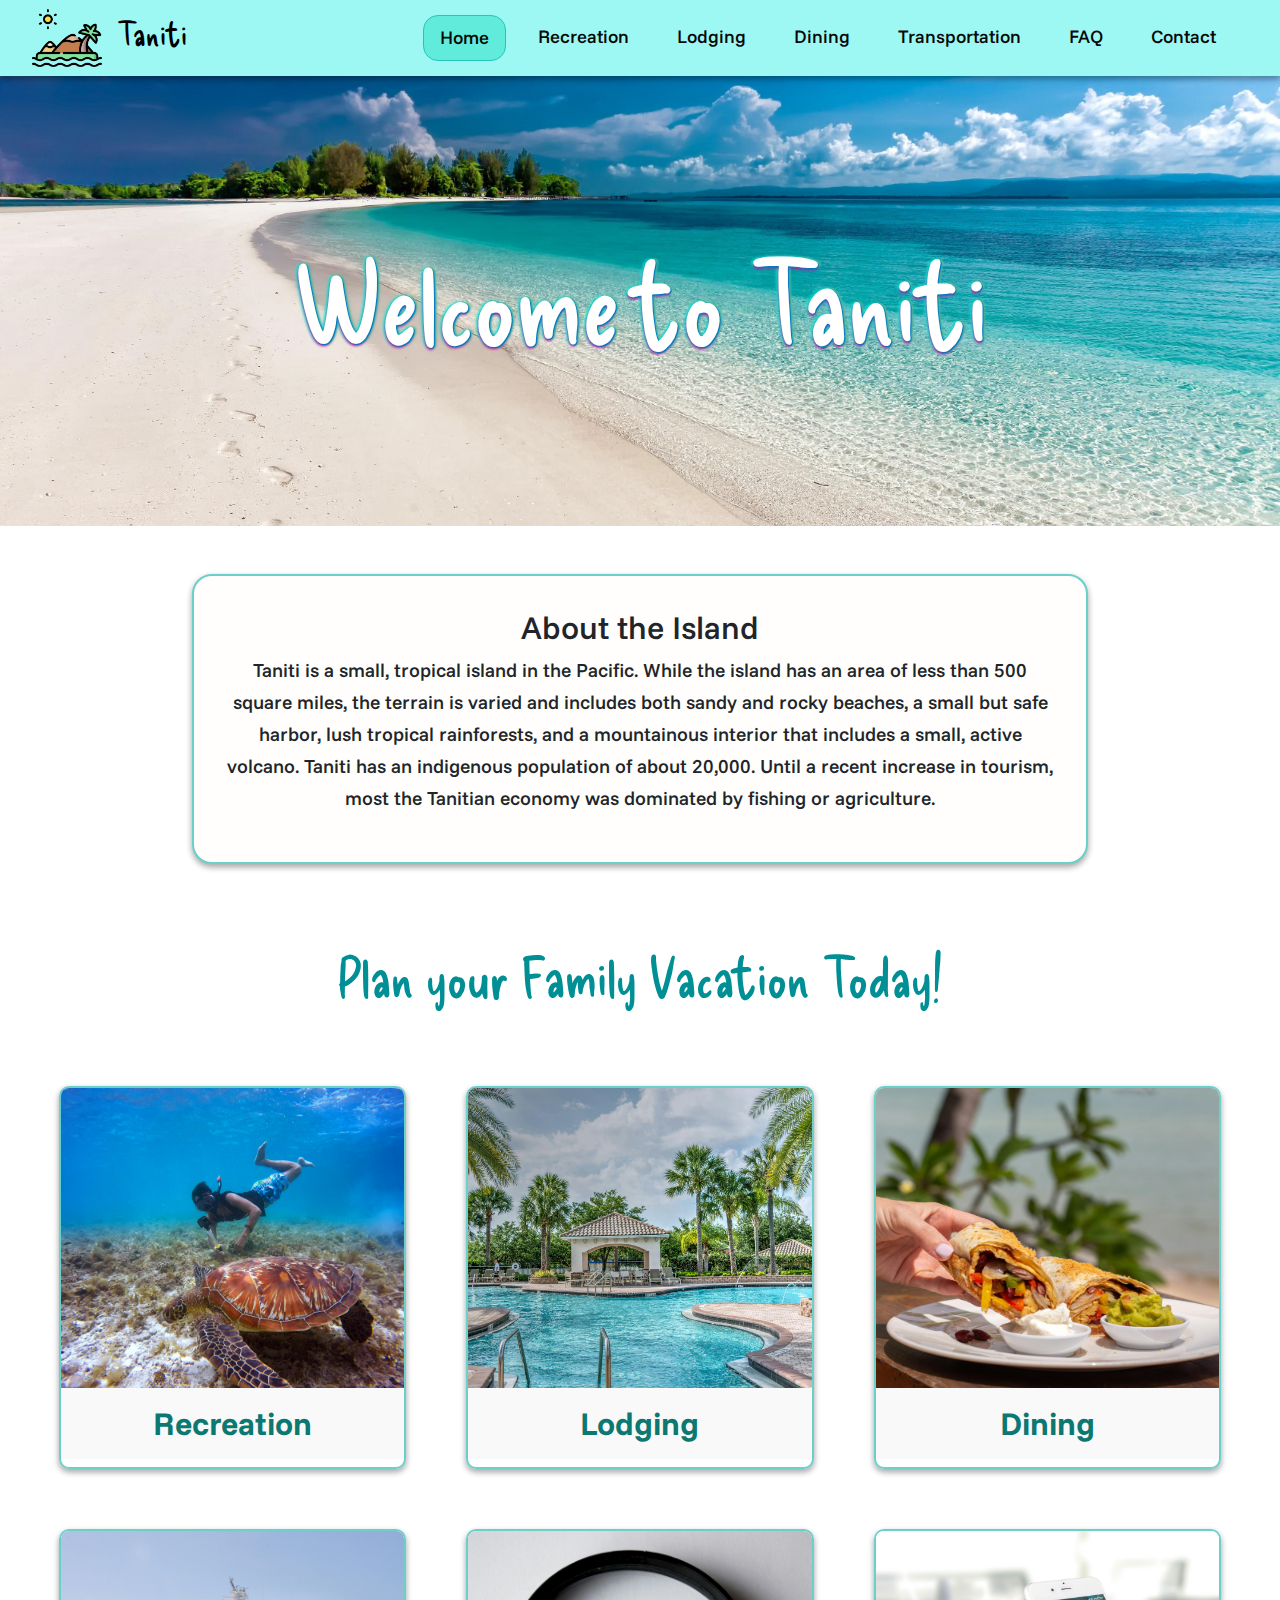
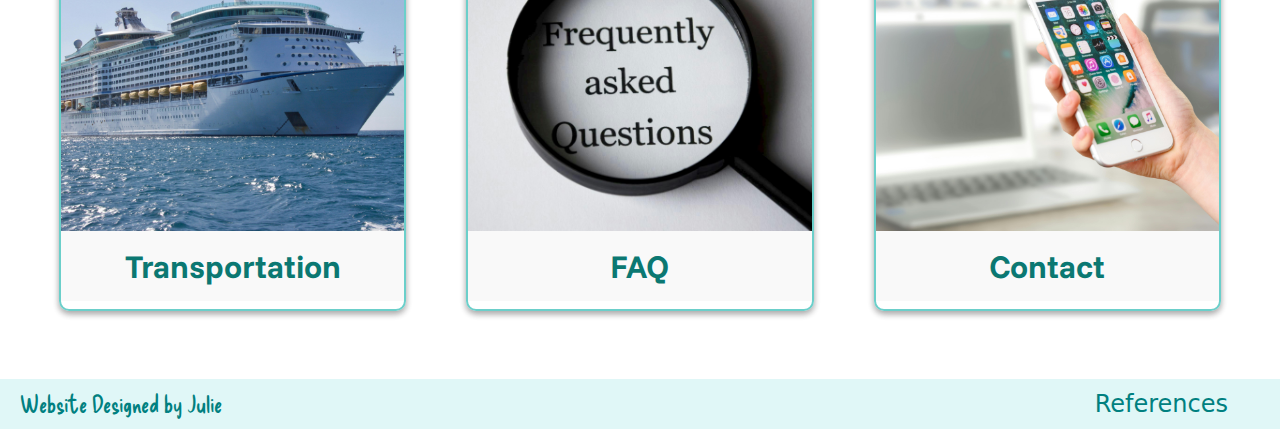
<file: index.html>
<!doctype html>
<html lang="en">
  <head>
    <meta charset="utf-8">
    <meta name="viewport" content="width=device-width, initial-scale=1">
    <link rel="stylesheet" href="styles.css">
    <title>Taniti</title>
    <link href="https://cdn.jsdelivr.net/npm/bootstrap@5.3.3/dist/css/bootstrap.min.css" rel="stylesheet" integrity="sha384-QWTKZyjpPEjISv5WaRU9OFeRpok6YctnYmDr5pNlyT2bRjXh0JMhjY6hW+ALEwIH" crossorigin="anonymous">
    <link rel="preconnect" href="https://fonts.googleapis.com">
<link rel="preconnect" href="https://fonts.gstatic.com" crossorigin>
<link href="https://fonts.googleapis.com/css2?family=Delicious+Handrawn&family=Emilys+Candy&family=Henny+Penny&family=Roboto:ital,wght@0,100;0,300;0,400;0,500;0,700;0,900;1,100;1,300;1,400;1,500;1,700;1,900&family=Rye&display=swap" rel="stylesheet">
<link rel="preconnect" href="https://fonts.googleapis.com">
<link rel="preconnect" href="https://fonts.gstatic.com" crossorigin>
<link href="https://fonts.googleapis.com/css2?family=Delicious+Handrawn&family=Emilys+Candy&family=Funnel+Sans:ital,wght@0,300..800;1,300..800&family=Henny+Penny&family=Roboto:ital,wght@0,100;0,300;0,400;0,500;0,700;0,900;1,100;1,300;1,400;1,500;1,700;1,900&family=Rye&display=swap" rel="stylesheet">
  </head>
  <body>
    <nav id="outer-nav" class="navbar navbar-expand-lg bg-body-tertiary" >
        <div id="main-nav"  class="container-fluid">
            <a id="nav-logo" class="navbar-brand" href="index.html">
                <img src="img/island-heart.png" alt="Palm Tree" class="nav-logo-img">
                <!-- Logo Attribute: <a href="https://www.flaticon.com/free-icons/island" title="island icons">Island icons created by Freepik - Flaticon</a> -->
                Taniti
            </a>
            
          <button class="navbar-toggler" type="button" data-bs-toggle="collapse" data-bs-target="#navbarNavAltMarkup" aria-controls="navbarNavAltMarkup" aria-expanded="false" aria-label="Toggle navigation">
            <span class="navbar-toggler-icon"></span>
          </button>
          <div class="collapse navbar-collapse" id="navbarNavAltMarkup">
            <div id="nav-bar-link" class="navbar-nav ms-auto">
                
              <a class="nav-link active" aria-current="page" href="#" id="active-page">Home</a>
              <a class="nav-link" href="recreation.html">Recreation</a>
              <a class="nav-link" href="lodging.html">Lodging</a>
              <a class="nav-link" href="dining.html">Dining</a>
              <a class="nav-link" href="transportation.html">Transportation</a>
              <a class="nav-link" href="faq.html">FAQ</a>
              <a class="nav-link" href="contact.html">Contact</a>
              <a class="nav-link disabled" aria-disabled="true"></a>
            </div>
          </div>
        </div>
      </nav>
    
        <header class="background-image">
          <div class="background-credits">Photo by Kanenori</div>
            <h1>Welcome to Taniti</h1>
          
        </header>
        <main>
        <section class="about-section">
          <h2>About the Island</h2>
          <p> Taniti is a small, tropical island in the Pacific. While the island has an area of less than 500 square miles, the terrain is varied and includes both sandy and rocky beaches, a small but safe harbor, lush tropical rainforests, and a mountainous interior that includes a small, active volcano. Taniti has an indigenous population of about 20,000. Until a recent increase in tourism, most the Tanitian economy was dominated by fishing or agriculture.</p>
          </section>
          <section class="link-section">
            <h1>Plan your Family Vacation Today!</h1>
            <div class="link-grid">
                <div class="link-box">
                    <a href="recreation.html">
                        <div class="image-container">
                            <img src="img/snorkle.jpg" alt="person snorkeling with turtle">
                            <div class="credits">Photo by John Cahil</div>
                        </div>
                        <div class="title-box">
                            <h3>Recreation</h3>
                        </div>
                    </a>
                </div>
                <div class="link-box">
                    <a href="lodging.html">
                        <div class="image-container">
                            <img src="img/hotel.jpg" alt="hotel swimming pool">
                            <div class="credits">Photo by Pixabay</div>
                        </div>
                        <div class="title-box">
                            <h3>Lodging</h3>
                        </div>
                    </a>
                </div>
                <div class="link-box">
                    <a href="dining.html">
                        <div class="image-container">
                            <img src="img/food.jpg" alt="burrito">
                            <div class="credits">Photo by Augustinus Martinus Noppé</div>
                        </div>
                        <div class="title-box">
                            <h3>Dining</h3>
                        </div>
                    </a>
                </div>
                <div class="link-box">
                    <a href="transportation.html">
                        <div class="image-container">
                            <img src="img/boat.jpg" alt="cruise ship">
                            <div class="credits">Photo by Matthew Barra</div>
                        </div>
                        <div class="title-box">
                            <h3>Transportation</h3>
                        </div>
                    </a>
                </div>
                <div class="link-box">
                    <a href="faq.html">
                        <div class="image-container">
                            <img src="img/magnify.jpg" alt="frequently asked questions magnifying glass">
                            <div class="credits">Photo by Pixabay</div>
                        </div>
                        <div class="title-box">
                            <h3>FAQ</h3>
                        </div>
                    </a>
                </div>
                <div class="link-box">
                    <a href="contact.html">
                        <div class="image-container">
                            <img src="img/contact.jpg" alt="cellphone">
                            <div class="credits">Photo by AS Photography</div>
                        </div>
                        <div class="title-box">
                            <h3>Contact</h3>
                        </div>
                    </a>
                </div>
            </div>
        </section>
        
          
    </main>
    <footer>
      <h3>Website Designed by Julie</h3>
      <a href="references.html">References</a>
    </footer>
   
    <script src="https://cdn.jsdelivr.net/npm/bootstrap@5.3.3/dist/js/bootstrap.bundle.min.js" integrity="sha384-YvpcrYf0tY3lHB60NNkmXc5s9fDVZLESaAA55NDzOxhy9GkcIdslK1eN7N6jIeHz" crossorigin="anonymous"></script>
  </body>
</html>
</file>
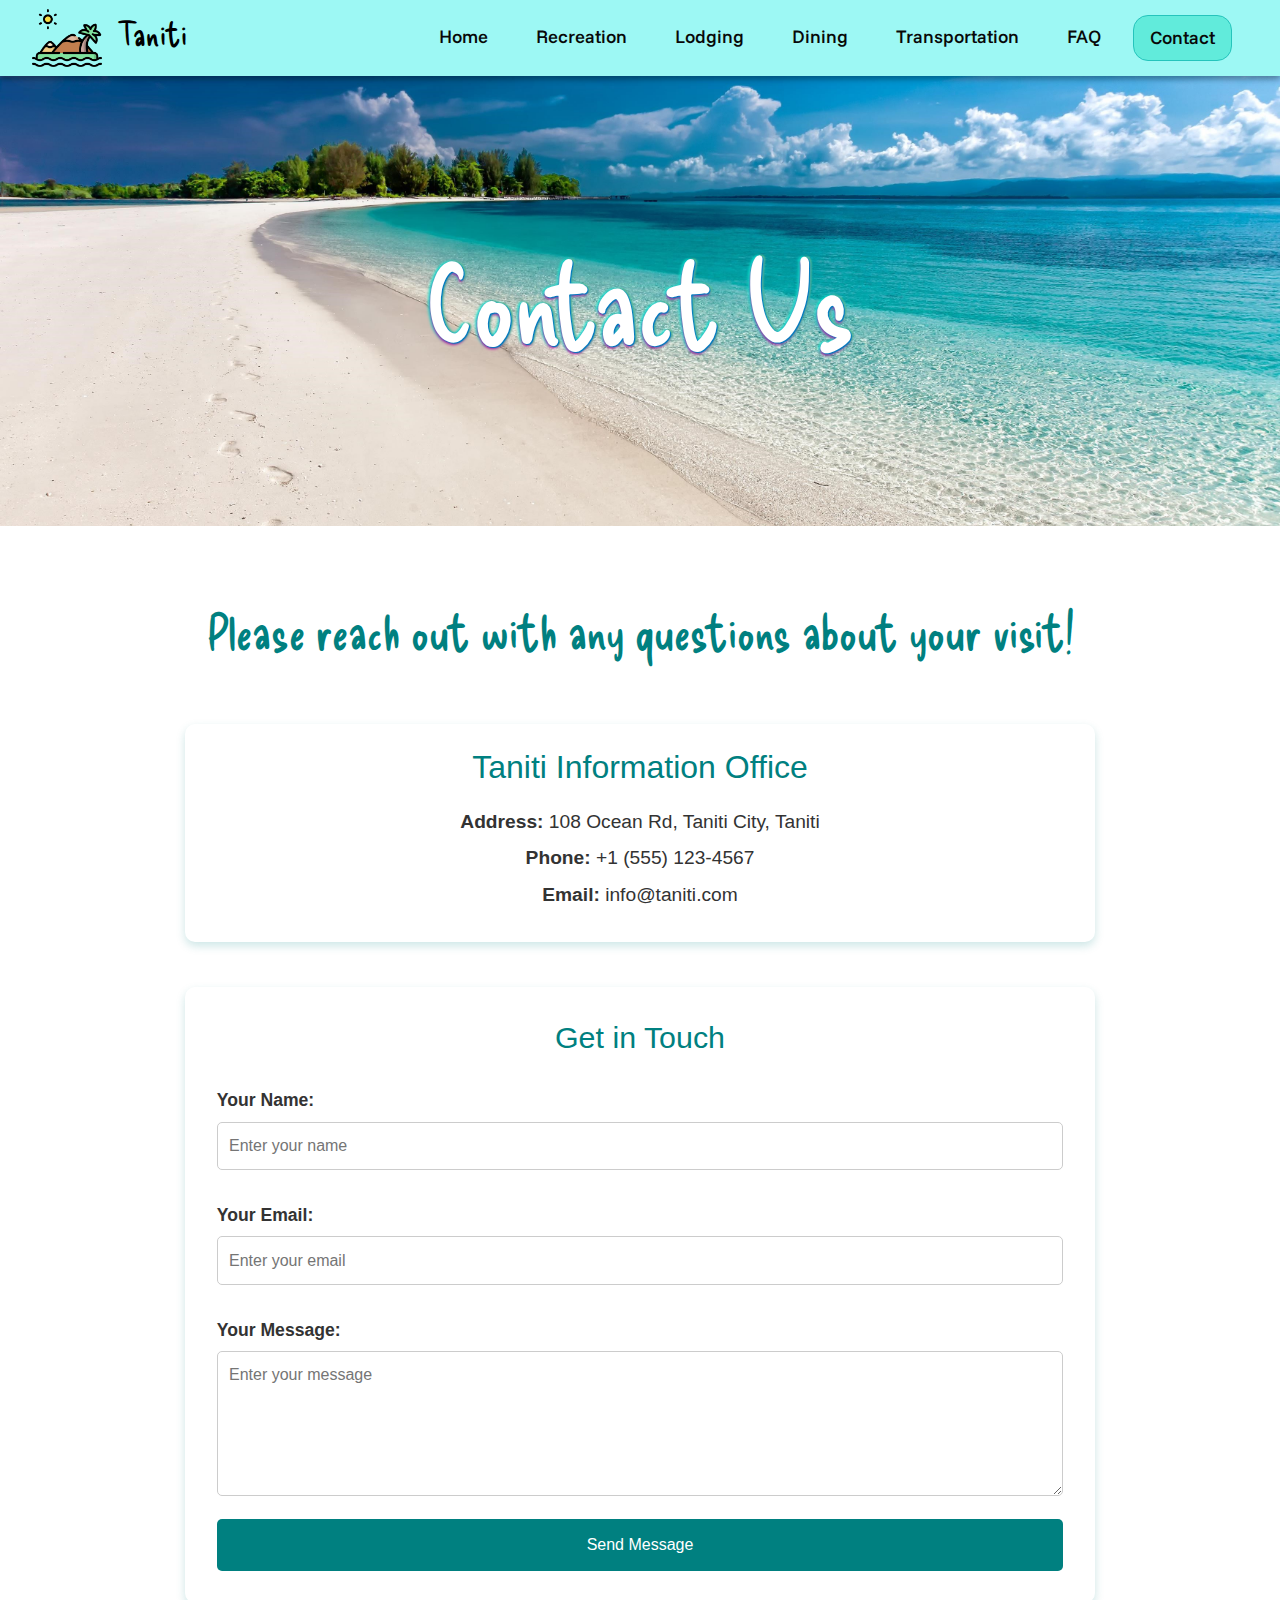
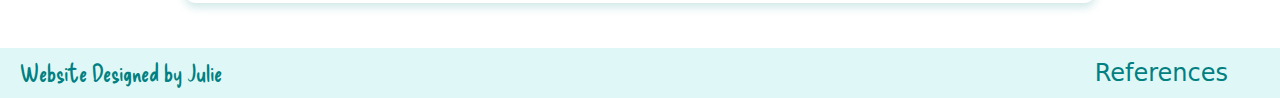
<file: contact.html>
<!doctype html>
<html lang="en">
  <head>
    <meta charset="utf-8">
    <meta name="viewport" content="width=device-width, initial-scale=1">
    <link rel="stylesheet" href="styles.css">
    <title>Bootstrap demo</title>
    <link href="https://cdn.jsdelivr.net/npm/bootstrap@5.3.3/dist/css/bootstrap.min.css" rel="stylesheet" integrity="sha384-QWTKZyjpPEjISv5WaRU9OFeRpok6YctnYmDr5pNlyT2bRjXh0JMhjY6hW+ALEwIH" crossorigin="anonymous">
    <link rel="preconnect" href="https://fonts.googleapis.com">
<link rel="preconnect" href="https://fonts.gstatic.com" crossorigin>
<link href="https://fonts.googleapis.com/css2?family=Delicious+Handrawn&family=Emilys+Candy&family=Henny+Penny&family=Roboto:ital,wght@0,100;0,300;0,400;0,500;0,700;0,900;1,100;1,300;1,400;1,500;1,700;1,900&family=Rye&display=swap" rel="stylesheet">
<link rel="preconnect" href="https://fonts.googleapis.com">
<link rel="preconnect" href="https://fonts.gstatic.com" crossorigin>
<link href="https://fonts.googleapis.com/css2?family=Delicious+Handrawn&family=Emilys+Candy&family=Funnel+Sans:ital,wght@0,300..800;1,300..800&family=Henny+Penny&family=Roboto:ital,wght@0,100;0,300;0,400;0,500;0,700;0,900;1,100;1,300;1,400;1,500;1,700;1,900&family=Rye&display=swap" rel="stylesheet">
  </head>
  <body>
    <nav id="outer-nav" class="navbar navbar-expand-lg bg-body-tertiary" >
        <div id="main-nav"  class="container-fluid">
            <a id="nav-logo" class="navbar-brand" href="index.html">
                <img src="img/island-heart.png" alt="Palm Tree" class="nav-logo-img">
                <!-- Logo Attribute: <a href="https://www.flaticon.com/free-icons/island" title="island icons">Island icons created by Freepik - Flaticon</a> -->
                Taniti
            </a>
            
          <button class="navbar-toggler" type="button" data-bs-toggle="collapse" data-bs-target="#navbarNavAltMarkup" aria-controls="navbarNavAltMarkup" aria-expanded="false" aria-label="Toggle navigation">
            <span class="navbar-toggler-icon"></span>
          </button>
          <div class="collapse navbar-collapse" id="navbarNavAltMarkup">
            <div id="nav-bar-link" class="navbar-nav ms-auto">
                
              <a class="nav-link" href="index.html">Home</a>
              <a class="nav-link" href="recreation.html">Recreation</a>
              <a class="nav-link" href="lodging.html">Lodging</a>
              <a class="nav-link" href="dining.html">Dining</a>
              <a class="nav-link" href="transportation.html">Transportation</a>
              <a class="nav-link" href="faq.html">FAQ</a>
              <a class="nav-link active" aria-current="page" href="contact.html" id="active-page">Contact</a>
              <a class="nav-link disabled" aria-disabled="true"></a>
            </div>
          </div>
        </div>
      </nav>

        <header class="background-image">
          <div class="background-credits">Photo by Kanenori</div>
            <h1>Contact Us</h1>
          
        </header>
        <main>
        <section class="contact-section">
            <h1>Please reach out with any questions about your visit!</h1>
        
            <div class="contact-info">
                <h2>Taniti Information Office</h2>
                <p><strong>Address:</strong> 108 Ocean Rd, Taniti City, Taniti</p>
                <p><strong>Phone:</strong> +1 (555) 123-4567</p>
                <p><strong>Email:</strong> info@taniti.com</p>
               
            </div>
        
            <div class="contact-form">
                <h2>Get in Touch</h2>
                <form action="#" method="post">
                    <label for="name">Your Name:</label>
                    <input type="text" id="name" name="name" placeholder="Enter your name" required>
        
                    <label for="email">Your Email:</label>
                    <input type="email" id="email" name="email" placeholder="Enter your email" required>
        
                    <label for="message">Your Message:</label>
                    <textarea id="message" name="message" rows="5" placeholder="Enter your message" required></textarea>
        
                    <button type="submit">Send Message</button>
                </form>
            </div>
        </section>
        
    </main>
    <footer>
      <h3>Website Designed by Julie</h3>
      <a href="references.html">References</a>
    </footer>
  
   
    <script src="https://cdn.jsdelivr.net/npm/bootstrap@5.3.3/dist/js/bootstrap.bundle.min.js" integrity="sha384-YvpcrYf0tY3lHB60NNkmXc5s9fDVZLESaAA55NDzOxhy9GkcIdslK1eN7N6jIeHz" crossorigin="anonymous"></script>
  </body>
</html>
</file>
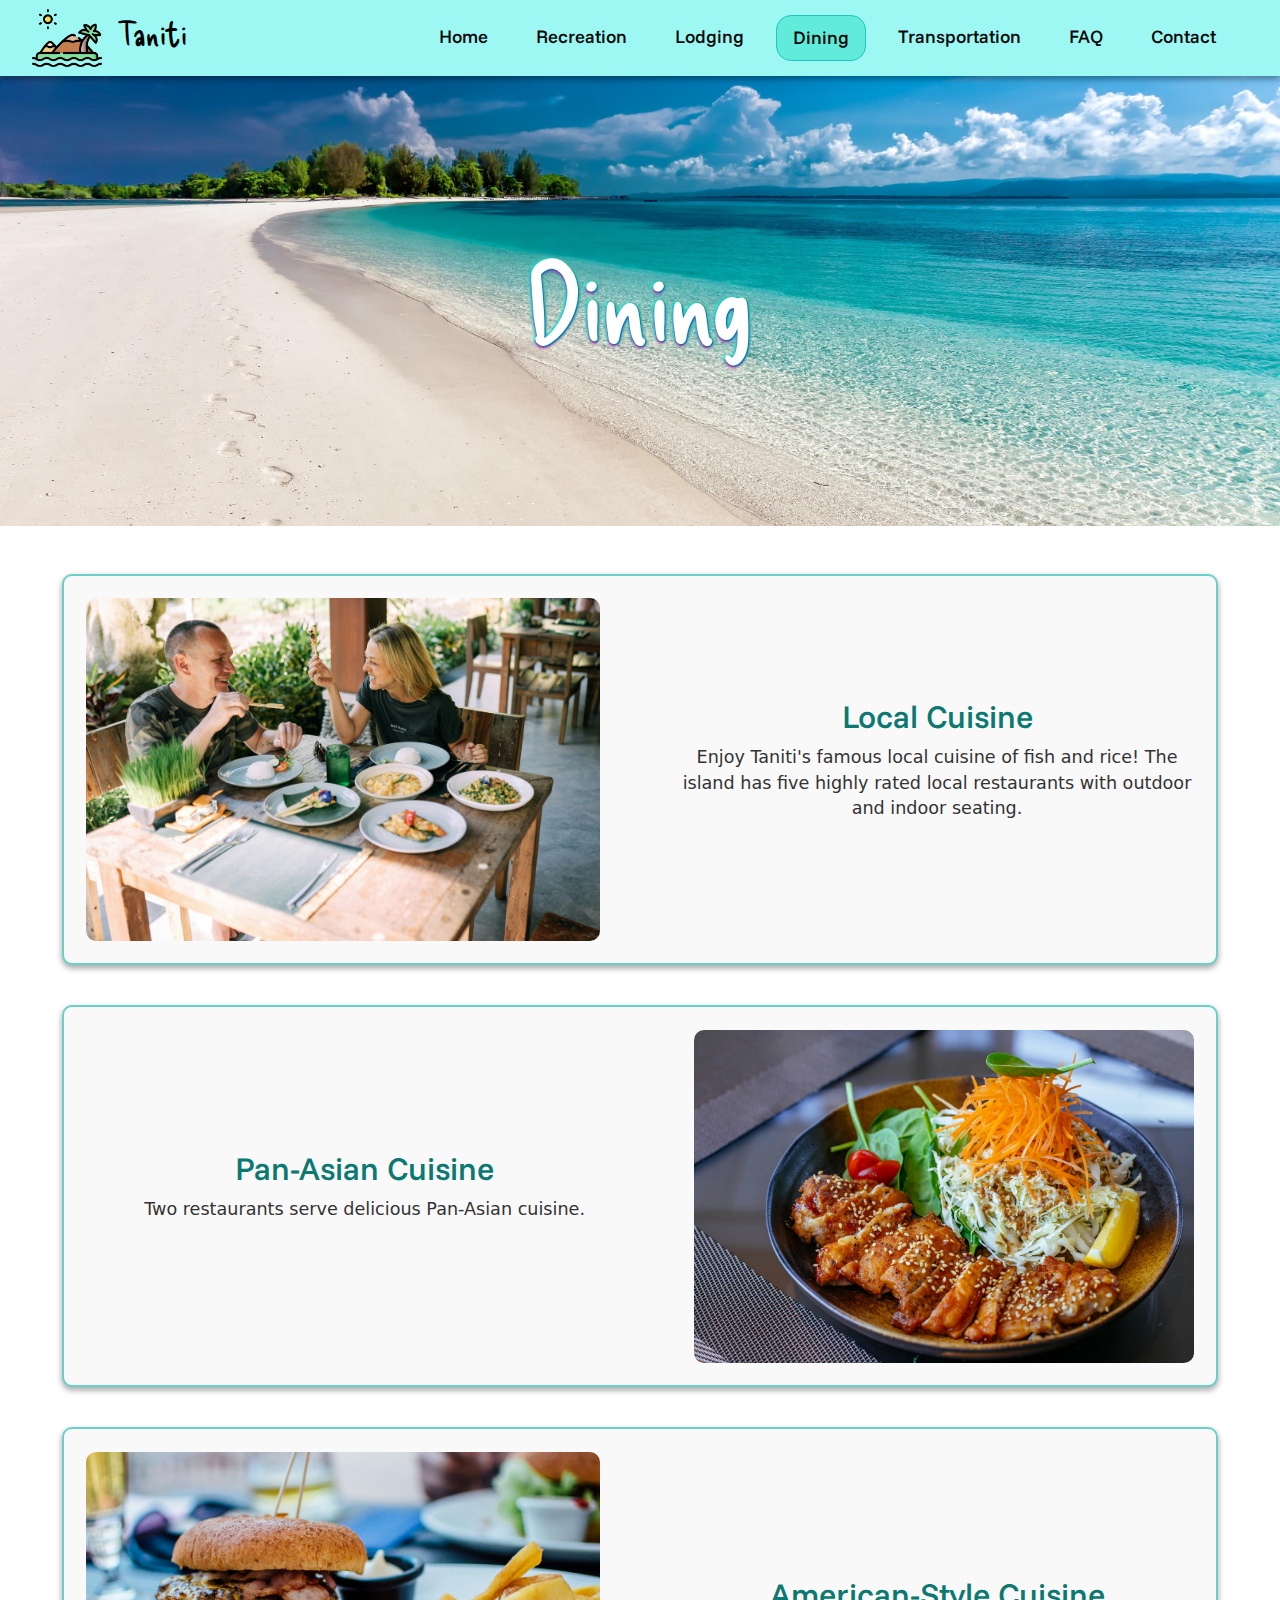
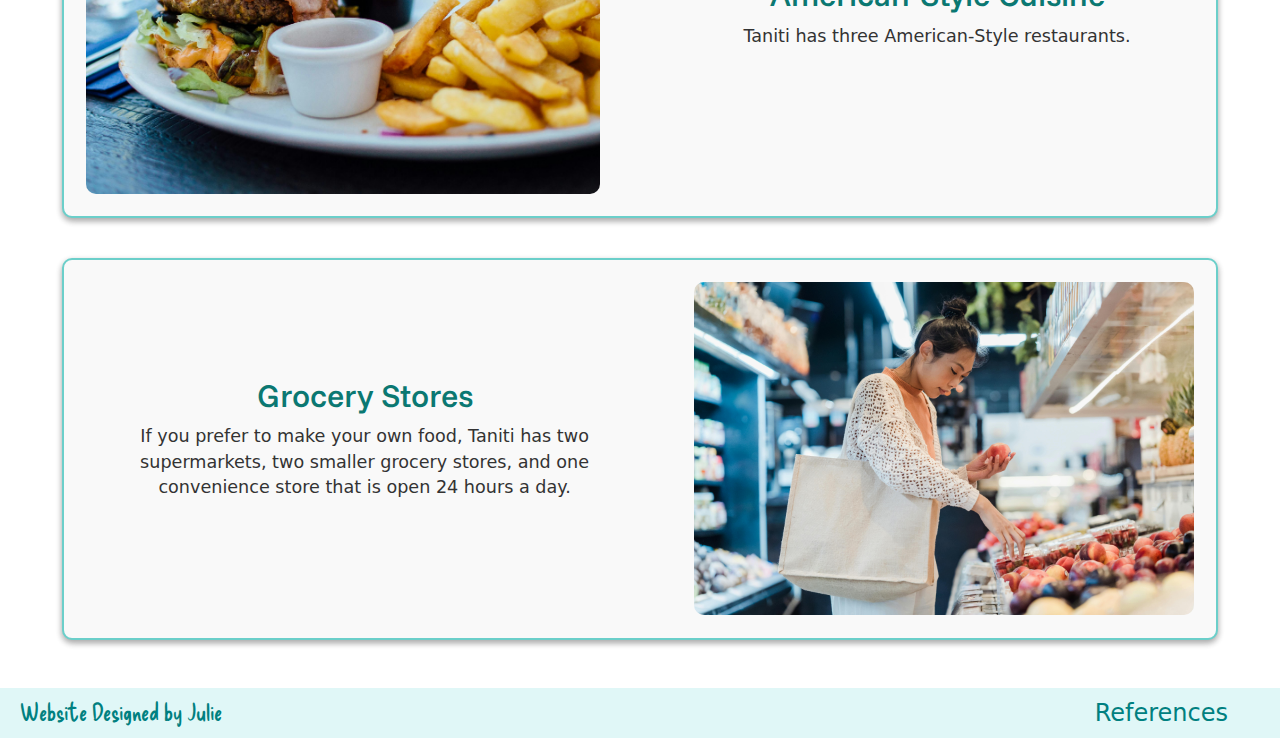
<file: dining.html>
<!doctype html>
<html lang="en">
  <head>
    <meta charset="utf-8">
    <meta name="viewport" content="width=device-width, initial-scale=1">
    <link rel="stylesheet" href="styles.css">
    <title>Bootstrap demo</title>
    <link href="https://cdn.jsdelivr.net/npm/bootstrap@5.3.3/dist/css/bootstrap.min.css" rel="stylesheet" integrity="sha384-QWTKZyjpPEjISv5WaRU9OFeRpok6YctnYmDr5pNlyT2bRjXh0JMhjY6hW+ALEwIH" crossorigin="anonymous">
    <link rel="preconnect" href="https://fonts.googleapis.com">
<link rel="preconnect" href="https://fonts.gstatic.com" crossorigin>
<link href="https://fonts.googleapis.com/css2?family=Delicious+Handrawn&family=Emilys+Candy&family=Henny+Penny&family=Roboto:ital,wght@0,100;0,300;0,400;0,500;0,700;0,900;1,100;1,300;1,400;1,500;1,700;1,900&family=Rye&display=swap" rel="stylesheet">
<link rel="preconnect" href="https://fonts.googleapis.com">
<link rel="preconnect" href="https://fonts.gstatic.com" crossorigin>
<link href="https://fonts.googleapis.com/css2?family=Delicious+Handrawn&family=Emilys+Candy&family=Funnel+Sans:ital,wght@0,300..800;1,300..800&family=Henny+Penny&family=Roboto:ital,wght@0,100;0,300;0,400;0,500;0,700;0,900;1,100;1,300;1,400;1,500;1,700;1,900&family=Rye&display=swap" rel="stylesheet">
  </head>
  <body>
    <nav id="outer-nav" class="navbar navbar-expand-lg bg-body-tertiary" >
        <div id="main-nav"  class="container-fluid">
            <a id="nav-logo" class="navbar-brand" href="index.html">
                <img src="img/island-heart.png" alt="Palm Tree" class="nav-logo-img">
                <!-- Logo Attribute: <a href="https://www.flaticon.com/free-icons/island" title="island icons">Island icons created by Freepik - Flaticon</a> -->
                Taniti
            </a>
            
          <button class="navbar-toggler" type="button" data-bs-toggle="collapse" data-bs-target="#navbarNavAltMarkup" aria-controls="navbarNavAltMarkup" aria-expanded="false" aria-label="Toggle navigation">
            <span class="navbar-toggler-icon"></span>
          </button>
          <div class="collapse navbar-collapse" id="navbarNavAltMarkup">
            <div id="nav-bar-link" class="navbar-nav ms-auto">
                
              <a class="nav-link" href="index.html">Home</a>
              <a class="nav-link" href="recreation.html">Recreation</a>
              <a class="nav-link" href="lodging.html">Lodging</a>
              <a class="nav-link active" aria-current="page" href="dining.html" id="active-page">Dining</a>
              <a class="nav-link" href="transportation.html">Transportation</a>
              <a class="nav-link" href="faq.html">FAQ</a>
              <a class="nav-link" href="contact.html">Contact</a>
              <a class="nav-link disabled" aria-disabled="true"></a>
            </div>
          </div>
        </div>
      </nav>
      
        <header class="background-image">
          <div class="background-credits">Photo by Kanenori</div>
            <h1>Dining</h1>
          
        </header>
        <main>
        <div class="lodging-section">
            <div class="lodging-container">
                <div class="lodging-image">
                    <img src="img/local-food.jpg" alt="Four Star Resort">
                    <div class="credits">Photo by Yan Krukau</div>
                </div>
                <div class="lodging-text">
                    <h2>Local Cuisine</h2>
                    <p>Enjoy Taniti's famous local cuisine of fish and rice! The island has five highly rated local restaurants with outdoor and indoor seating.</p>
                  
                </div>
            </div>
       
            <div class="lodging-container left">
              <div class="lodging-text left">
                  <h2>Pan-Asian Cuisine</h2>
                  <p>Two restaurants serve delicious Pan-Asian cuisine.</p>
        
              </div>
              <div class="lodging-image">
                  <img src="img/pan-asian.jpg" alt="Bed and Breakfast">
                  <div class="credits">Photo by Valeria Boltneva</div>
                  
              </div>
          </div>
        
            <div class="lodging-container">
                <div class="lodging-image">
                    <img src="img/american.jpg" alt="Family Owned Hotel">
                    <div class="credits">Photo by Robin Stickel</div>
                </div>
                <div class="lodging-text">
                    <h2>American-Style Cuisine</h2>
                    <p>Taniti has three American-Style restaurants.</p>
                  
                </div>
            </div>
      
            <div class="lodging-container left">
                <div class="lodging-text left">
                    <h2>Grocery Stores</h2>
                    <p>If you prefer to make your own food, Taniti has two supermarkets, two smaller grocery stores, and one convenience store that is open 24 hours a day.</p>
                   
                </div>
                <div class="lodging-image">
                    <img src="img/grocery.jpg" alt="Budget Hostel">
                    <div class="credits">Photo by Pixabay</div>
                </div>
            </div>
        </div>
    </main>
          
          
    <footer>
        <h3>Website Designed by Julie</h3>
        <a href="references.html">References</a>
      </footer>
   
    <script src="https://cdn.jsdelivr.net/npm/bootstrap@5.3.3/dist/js/bootstrap.bundle.min.js" integrity="sha384-YvpcrYf0tY3lHB60NNkmXc5s9fDVZLESaAA55NDzOxhy9GkcIdslK1eN7N6jIeHz" crossorigin="anonymous"></script>
  </body>
</html>
</file>
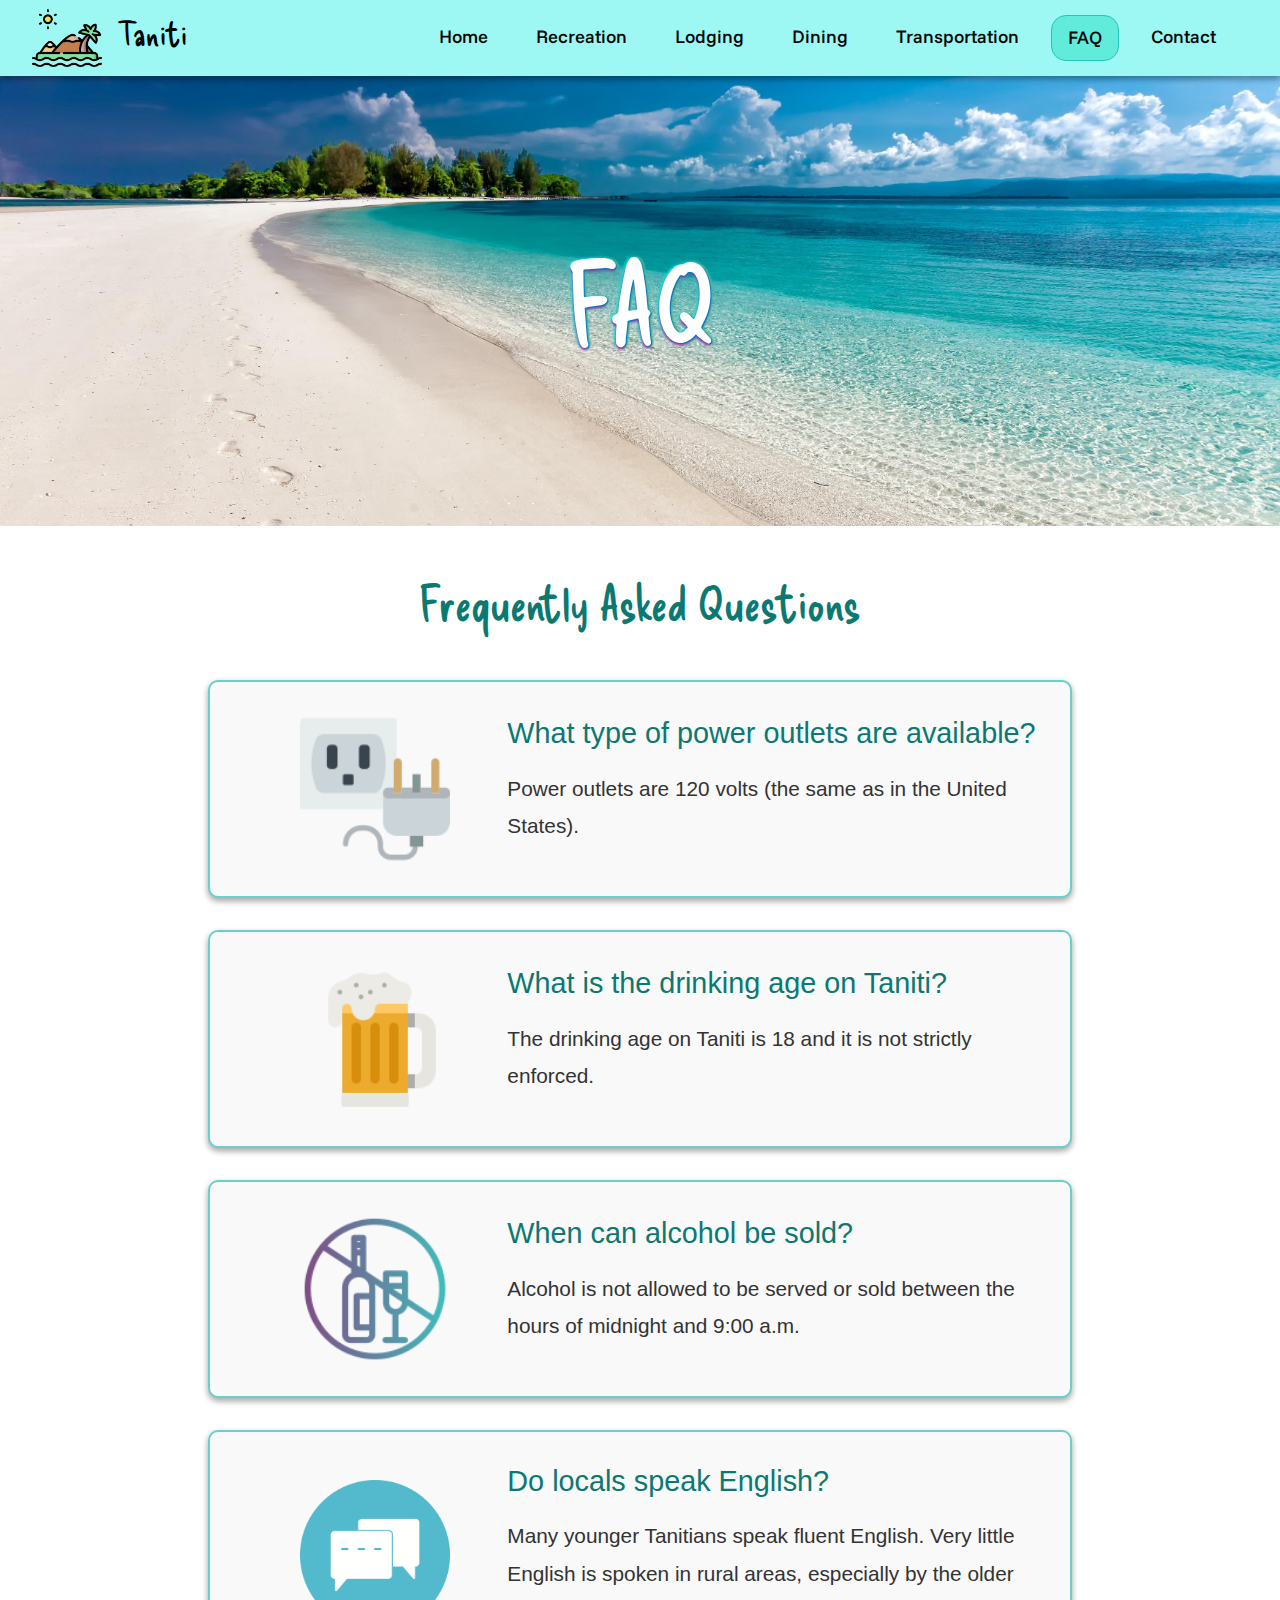
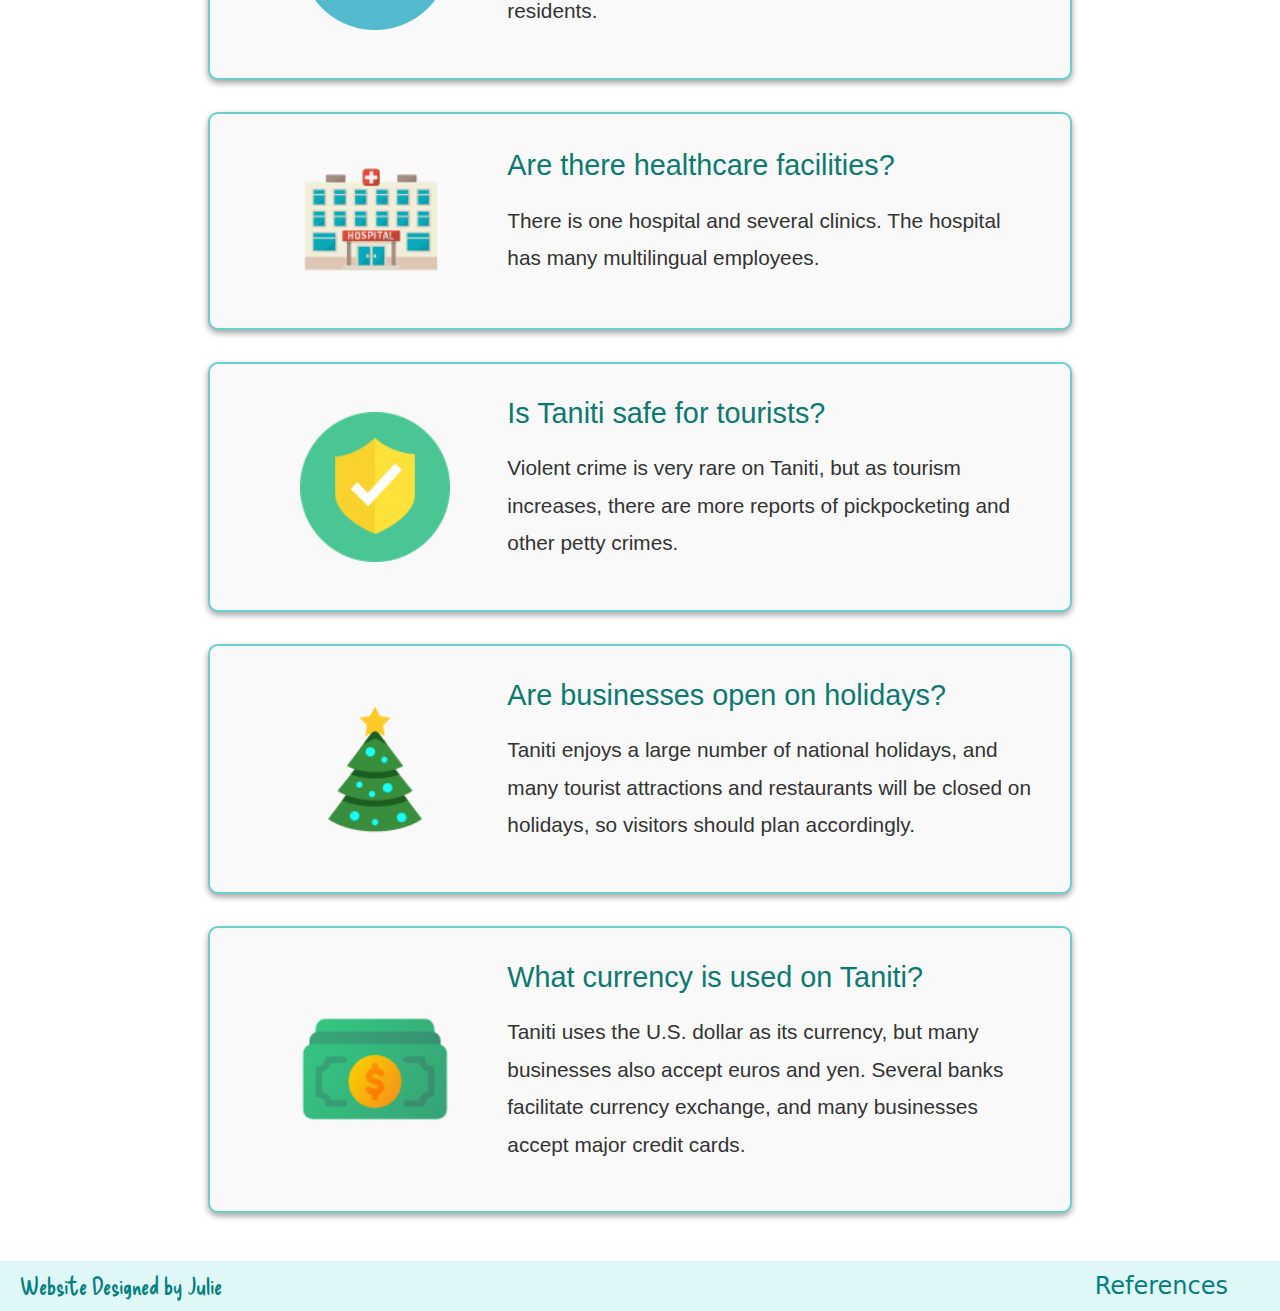
<file: faq.html>
<!doctype html>
<html lang="en">
  <head>
    <meta charset="utf-8">
    <meta name="viewport" content="width=device-width, initial-scale=1">
    <link rel="stylesheet" href="styles.css">
    <title>Taniti</title>
    <link href="https://cdn.jsdelivr.net/npm/bootstrap@5.3.3/dist/css/bootstrap.min.css" rel="stylesheet" integrity="sha384-QWTKZyjpPEjISv5WaRU9OFeRpok6YctnYmDr5pNlyT2bRjXh0JMhjY6hW+ALEwIH" crossorigin="anonymous">
    <link rel="preconnect" href="https://fonts.googleapis.com">
<link rel="preconnect" href="https://fonts.gstatic.com" crossorigin>
<link href="https://fonts.googleapis.com/css2?family=Delicious+Handrawn&family=Emilys+Candy&family=Henny+Penny&family=Roboto:ital,wght@0,100;0,300;0,400;0,500;0,700;0,900;1,100;1,300;1,400;1,500;1,700;1,900&family=Rye&display=swap" rel="stylesheet">
<link rel="preconnect" href="https://fonts.googleapis.com">
<link rel="preconnect" href="https://fonts.gstatic.com" crossorigin>
<link href="https://fonts.googleapis.com/css2?family=Delicious+Handrawn&family=Emilys+Candy&family=Funnel+Sans:ital,wght@0,300..800;1,300..800&family=Henny+Penny&family=Roboto:ital,wght@0,100;0,300;0,400;0,500;0,700;0,900;1,100;1,300;1,400;1,500;1,700;1,900&family=Rye&display=swap" rel="stylesheet">
  </head>
  <body>
    <nav id="outer-nav" class="navbar navbar-expand-lg bg-body-tertiary" >
        <div id="main-nav"  class="container-fluid">
            <a id="nav-logo" class="navbar-brand" href="index.html">
                <img src="img/island-heart.png" alt="Palm Tree" class="nav-logo-img">
                <!-- Logo Attribute: <a href="https://www.flaticon.com/free-icons/island" title="island icons">Island icons created by Freepik - Flaticon</a> -->
                Taniti
            </a>
            
          <button class="navbar-toggler" type="button" data-bs-toggle="collapse" data-bs-target="#navbarNavAltMarkup" aria-controls="navbarNavAltMarkup" aria-expanded="false" aria-label="Toggle navigation">
            <span class="navbar-toggler-icon"></span>
          </button>
          <div class="collapse navbar-collapse" id="navbarNavAltMarkup">
            <div id="nav-bar-link" class="navbar-nav ms-auto">
                
              <a class="nav-link" href="index.html">Home</a>
              <a class="nav-link" href="recreation.html">Recreation</a>
              <a class="nav-link" href="lodging.html">Lodging</a>
              <a class="nav-link" href="dining.html">Dining</a>
              <a class="nav-link" href="transportation.html">Transportation</a>
              <a class="nav-link active" aria-current="page" href="faq.html" id="active-page">FAQ</a>
              <a class="nav-link" href="contact.html">Contact</a>
              <a class="nav-link disabled" aria-disabled="true"></a>
            </div>
          </div>
        </div>
      </nav>
      <main>
        <header class="background-image">
          <div class="background-credits">Photo by Kanenori</div>
          <!-- Image by <a href="https://pixabay.com/users/kanenori-4749850/?utm_source=link-attribution&utm_medium=referral&utm_campaign=image&utm_content=6292382">Kanenori</a> from <a href="https://pixabay.com//?utm_source=link-attribution&utm_medium=referral&utm_campaign=image&utm_content=6292382">Pixabay</a> -->
            <h1>FAQ</h1>
          
        </header>
     
<!-- new -->

<section class="faq-section">
    <h1>Frequently Asked Questions</h1>

    <div class="faq-item">
        <div class="faq-photo">
            <img src="img/plug.png" alt="Power outlet">
            <!-- Icon by <a class="link_pro" href="https://freeicons.io/games-and-technology-icons-2/plug-icon-1965">icon king1</a> on <a href="https://freeicons.io">freeicons.io</a> -->
        </div>
        <div class="faq-text">
            <h2>What type of power outlets are available?</h2>
            <p>Power outlets are 120 volts (the same as in the United States).</p>
        </div>
    </div>

    <div class="faq-item">
        <div class="faq-photo">
            <img src="img/alcohol-2.png" alt="Drinking age">
            <!-- Icon by <a class="link_pro" href="https://freeicons.io/oktoberfest-icons-set-2/beer-mug-alcoholic-drink-alcohol-icon-254969">Supalerk laipawat</a> on <a href="https://freeicons.io">freeicons.io</a> -->
        </div>
        <div class="faq-text">
            <h2>What is the drinking age on Taniti?</h2>
            <p>The drinking age on Taniti is 18 and it is not strictly enforced.</p>
        </div>
    </div>

    <div class="faq-item">
        <div class="faq-photo">
            <img src="img/alcohol.png" alt="Alcohol rules">
            <!-- Icon by <a class="link_pro" href="https://freeicons.io/hotel-icons-set-2/no-alcohol-icon-32354">Muhammad Haq</a> on <a href="https://freeicons.io">freeicons.io</a> -->
        </div>
        <div class="faq-text">
            <h2>When can alcohol be sold?</h2>
            <p>Alcohol is not allowed to be served or sold between the hours of midnight and 9:00 a.m.</p>
        </div>
    </div>

    <div class="faq-item">
        <div class="faq-photo">
            <img src="img/speak.png" alt="Languages spoken">
            <!-- Icon by <a class="link_pro" href="https://freeicons.io/seo-filled-outline-circle/conversation-chat-bubble-speech-chatting-talk-speak-icon-48790">IYIKON</a> on <a href="https://freeicons.io">freeicons.io</a> -->
        </div>
        <div class="faq-text">
            <h2>Do locals speak English?</h2>
            <p>Many younger Tanitians speak fluent English. Very little English is spoken in rural areas, especially by the older residents.</p>
        </div>
    </div>

    <div class="faq-item">
        <div class="faq-photo">
            <img src="img/hospital.png" alt="Hospital">
            <!-- Icon by <a class="link_pro" href="https://freeicons.io/medical/hospital-icon-24645">AnjuP</a> on <a href="https://freeicons.io">freeicons.io</a> -->
        </div>
        <div class="faq-text">
            <h2>Are there healthcare facilities?</h2>
            <p>There is one hospital and several clinics. The hospital has many multilingual employees.</p>
        </div>
    </div>

    <div class="faq-item">
        <div class="faq-photo">
            <img src="img/safe.png" alt="Safety">
            <!-- Icon by <a class="link_pro" href="https://freeicons.io/flat-web-icons/shield-password-safe-security-antispam-flat-flat-icon-web-icon-web-icon-52299">Reda</a> on <a href="https://freeicons.io">freeicons.io</a> -->
        </div>
        <div class="faq-text">
            <h2>Is Taniti safe for tourists?</h2>
            <p>Violent crime is very rare on Taniti, but as tourism increases, there are more reports of pickpocketing and other petty crimes.</p>
        </div>
    </div>

    <div class="faq-item">
        <div class="faq-photo">
            <img src="img/holiday.png" alt="Holidays">
            <!-- Icon by <a class="link_pro" href="https://freeicons.io/christmas-and-holiday-icons/christmas-tree-icon-5333">Raj Dev</a> on <a href="https://freeicons.io">freeicons.io</a> -->
        </div>
        <div class="faq-text">
            <h2>Are businesses open on holidays?</h2>
            <p>Taniti enjoys a large number of national holidays, and many tourist attractions and restaurants will be closed on holidays, so visitors should plan accordingly.</p>
        </div>
    </div>

    <div class="faq-item">
        <div class="faq-photo">
            <img src="img/dollar.png" alt="Currency">
            <!-- Icon by <a class="link_pro" href="https://freeicons.io/ecommerce-19/cash-icon-709412">Hilmy Abiyyu Asad</a> on <a href="https://freeicons.io">freeicons.io</a> -->
        </div>
        <div class="faq-text">
            <h2>What currency is used on Taniti?</h2>
            <p>Taniti uses the U.S. dollar as its currency, but many businesses also accept euros and yen. Several banks facilitate currency exchange, and many businesses accept major credit cards.</p>
        </div>
    </div>
</section>


        
    </main>
    <footer>
        <h3>Website Designed by Julie</h3>
        <a href="references.html">References</a>
      </footer>
   
    <script src="https://cdn.jsdelivr.net/npm/bootstrap@5.3.3/dist/js/bootstrap.bundle.min.js" integrity="sha384-YvpcrYf0tY3lHB60NNkmXc5s9fDVZLESaAA55NDzOxhy9GkcIdslK1eN7N6jIeHz" crossorigin="anonymous"></script>
  </body>
</html>
</file>
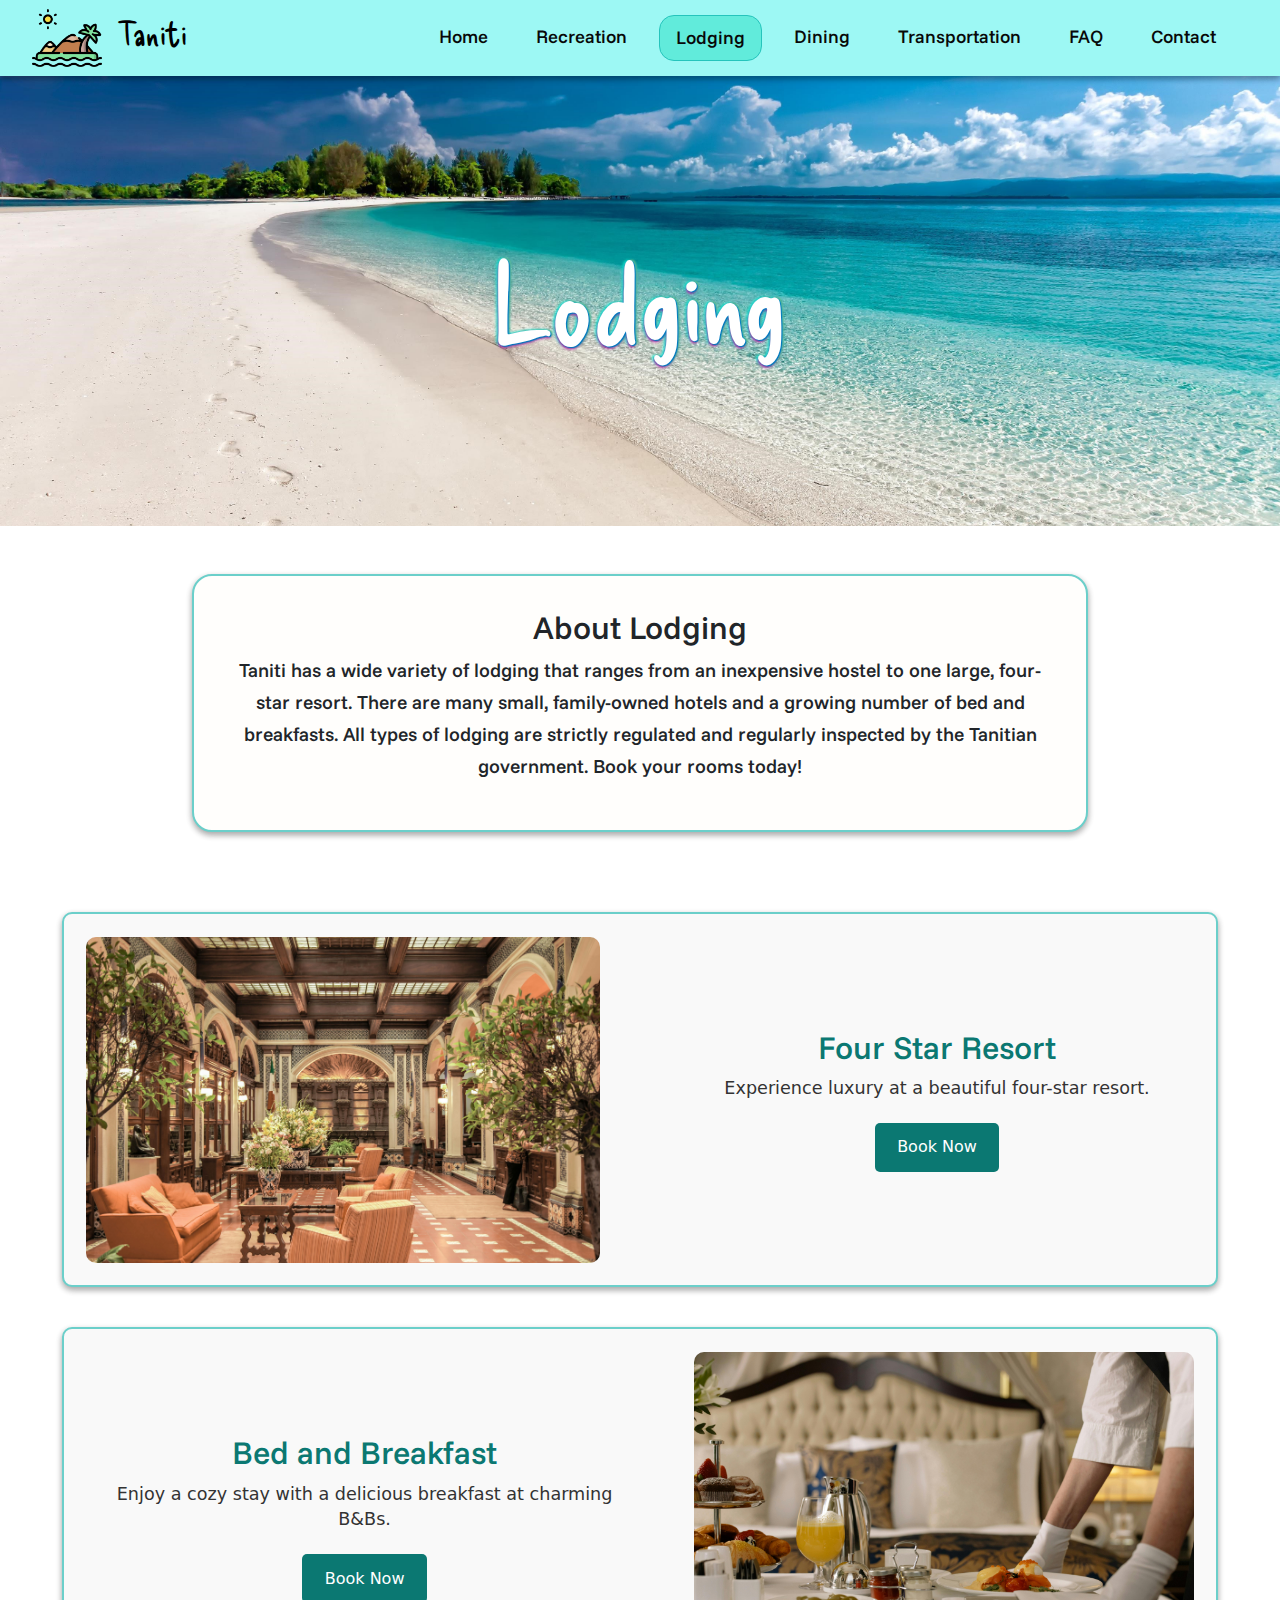
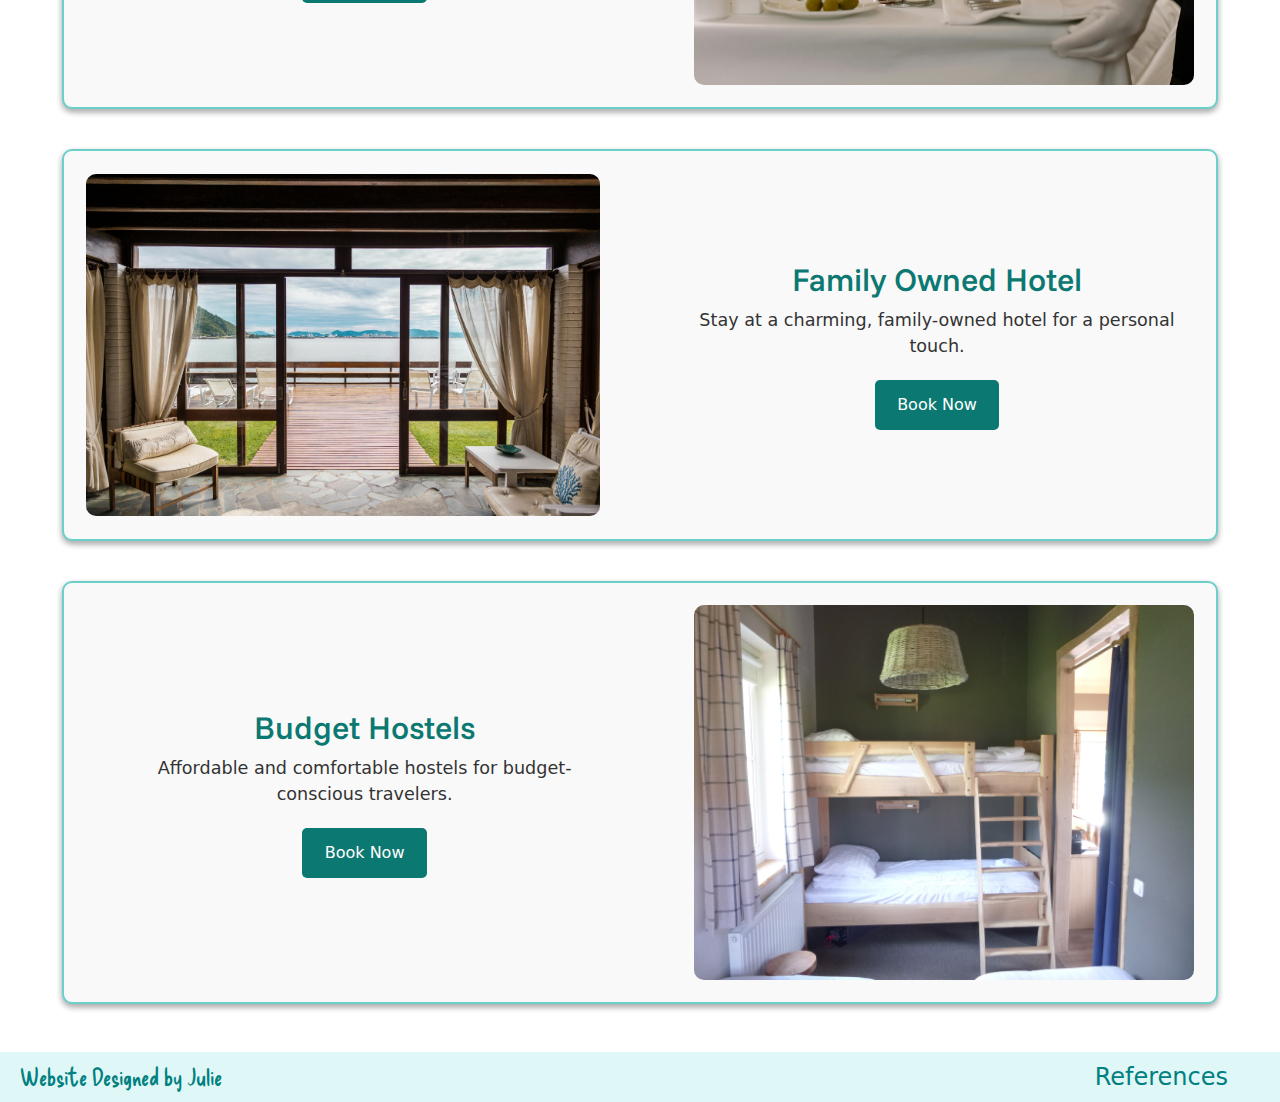
<file: lodging.html>
<!doctype html>
<html lang="en">
  <head>
    <meta charset="utf-8">
    <meta name="viewport" content="width=device-width, initial-scale=1">
    <link rel="stylesheet" href="styles.css">
    <title>Bootstrap demo</title>
    <link href="https://cdn.jsdelivr.net/npm/bootstrap@5.3.3/dist/css/bootstrap.min.css" rel="stylesheet" integrity="sha384-QWTKZyjpPEjISv5WaRU9OFeRpok6YctnYmDr5pNlyT2bRjXh0JMhjY6hW+ALEwIH" crossorigin="anonymous">
    <link rel="preconnect" href="https://fonts.googleapis.com">
<link rel="preconnect" href="https://fonts.gstatic.com" crossorigin>
<link href="https://fonts.googleapis.com/css2?family=Delicious+Handrawn&family=Emilys+Candy&family=Henny+Penny&family=Roboto:ital,wght@0,100;0,300;0,400;0,500;0,700;0,900;1,100;1,300;1,400;1,500;1,700;1,900&family=Rye&display=swap" rel="stylesheet">
<link rel="preconnect" href="https://fonts.googleapis.com">
<link rel="preconnect" href="https://fonts.gstatic.com" crossorigin>
<link href="https://fonts.googleapis.com/css2?family=Delicious+Handrawn&family=Emilys+Candy&family=Funnel+Sans:ital,wght@0,300..800;1,300..800&family=Henny+Penny&family=Roboto:ital,wght@0,100;0,300;0,400;0,500;0,700;0,900;1,100;1,300;1,400;1,500;1,700;1,900&family=Rye&display=swap" rel="stylesheet">
  </head>
  <body>
    <nav id="outer-nav" class="navbar navbar-expand-lg bg-body-tertiary" >
        <div id="main-nav"  class="container-fluid">
            <a id="nav-logo" class="navbar-brand" href="index.html">
                <img src="img/island-heart.png" alt="Palm Tree" class="nav-logo-img">
                <!-- Logo Attribute: <a href="https://www.flaticon.com/free-icons/island" title="island icons">Island icons created by Freepik - Flaticon</a> -->
                Taniti
            </a>
            
          <button class="navbar-toggler" type="button" data-bs-toggle="collapse" data-bs-target="#navbarNavAltMarkup" aria-controls="navbarNavAltMarkup" aria-expanded="false" aria-label="Toggle navigation">
            <span class="navbar-toggler-icon"></span>
          </button>
          <div class="collapse navbar-collapse" id="navbarNavAltMarkup">
            <div id="nav-bar-link" class="navbar-nav ms-auto">
                
              <a class="nav-link" href="index.html">Home</a>
              <a class="nav-link" href="recreation.html">Recreation</a>
              <a class="nav-link active" aria-current="page" href="lodging.html" id="active-page">Lodging</a>
              <a class="nav-link" href="dining.html">Dining</a>
              <a class="nav-link" href="transportation.html">Transportation</a>
              <a class="nav-link" href="faq.html">FAQ</a>
              <a class="nav-link" href="contact.html">Contact</a>
              <a class="nav-link disabled" aria-disabled="true"></a>
            </div>
          </div>
        </div>
      </nav>

        <header class="background-image">
          <div class="background-credits">Photo by Kanenori</div>
            <h1>Lodging</h1>
        </header>
        <main>
        <section class="about-section">
            <h2>About Lodging</h2>
            <p> Taniti has a wide variety of lodging that ranges from an inexpensive hostel to one large, four-star resort. There are many small, family-owned hotels and a growing number of bed and breakfasts. All types of lodging are strictly regulated and regularly inspected by the Tanitian government. Book your rooms today!</p>
            </section>

    
            <div class="lodging-section">
              <div class="lodging-container">
                  <div class="lodging-image">
                      <img src="img/4-star.jpg" alt="Four Star Resort">
                      <div class="credits">Photo by Ivan Rivero</div>
                  </div>
                  <div class="lodging-text">
                      <h2>Four Star Resort</h2>
                      <p>Experience luxury at a beautiful four-star resort.</p>
                      <button class="book-now">Book Now</button>
                  </div>
              </div>
         
              <div class="lodging-container left">
                <div class="lodging-text left">
                    <h2>Bed and Breakfast</h2>
                    <p>Enjoy a cozy stay with a delicious breakfast at charming B&Bs.</p>
                    <button class="book-now">Book Now</button>
                </div>
                <div class="lodging-image">
                    <img src="img/bed-breakfast.jpg" alt="Bed and Breakfast">
                    <div class="credits">Photo by Cottonbro Studio</div>
                </div>
            </div>
          
              <div class="lodging-container">
                  <div class="lodging-image">
                      <img src="img/family-hotel.jpg" alt="Family Owned Hotel">
                      <div class="credits">Photo by Leonardo Rossatti</div>
                  </div>
                  <div class="lodging-text">
                      <h2>Family Owned Hotel</h2>
                      <p>Stay at a charming, family-owned hotel for a personal touch.</p>
                      <button class="book-now">Book Now</button>
                  </div>
              </div>
        
              <div class="lodging-container left">
                  <div class="lodging-text left">
                      <h2>Budget Hostels</h2>
                      <p>Affordable and comfortable hostels for budget-conscious travelers.</p>
                      <button class="book-now">Book Now</button>
                  </div>
                  <div class="lodging-image">
                      <img src="img/hostel.jpg" alt="Budget Hostel">
                      <div class="credits">Photo by Eliedion</div>
                  </div>
              </div>
            </div>      
    </main>
    <footer>
      <h3>Website Designed by Julie</h3>
    <a href="references.html">References</a>
  </footer>
   
    <script src="https://cdn.jsdelivr.net/npm/bootstrap@5.3.3/dist/js/bootstrap.bundle.min.js" integrity="sha384-YvpcrYf0tY3lHB60NNkmXc5s9fDVZLESaAA55NDzOxhy9GkcIdslK1eN7N6jIeHz" crossorigin="anonymous"></script>
  </body>
</html>
</file>
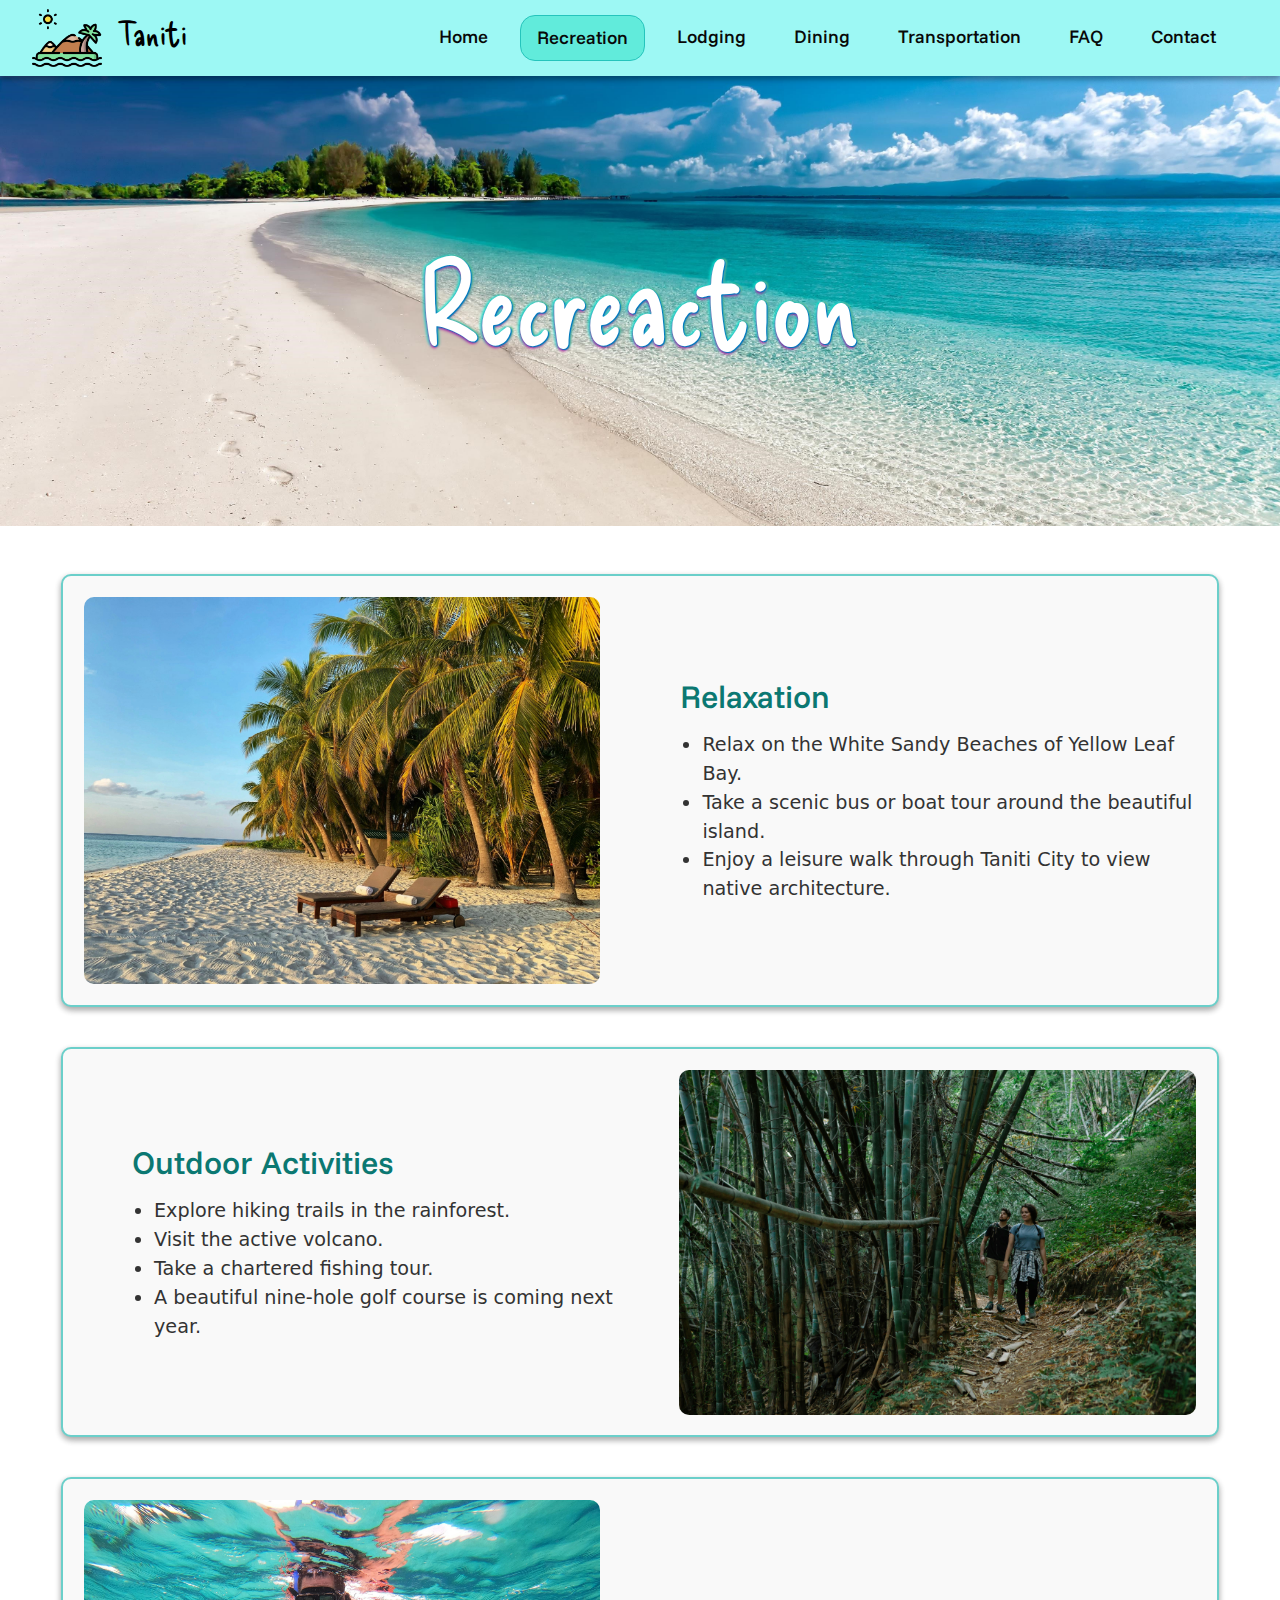
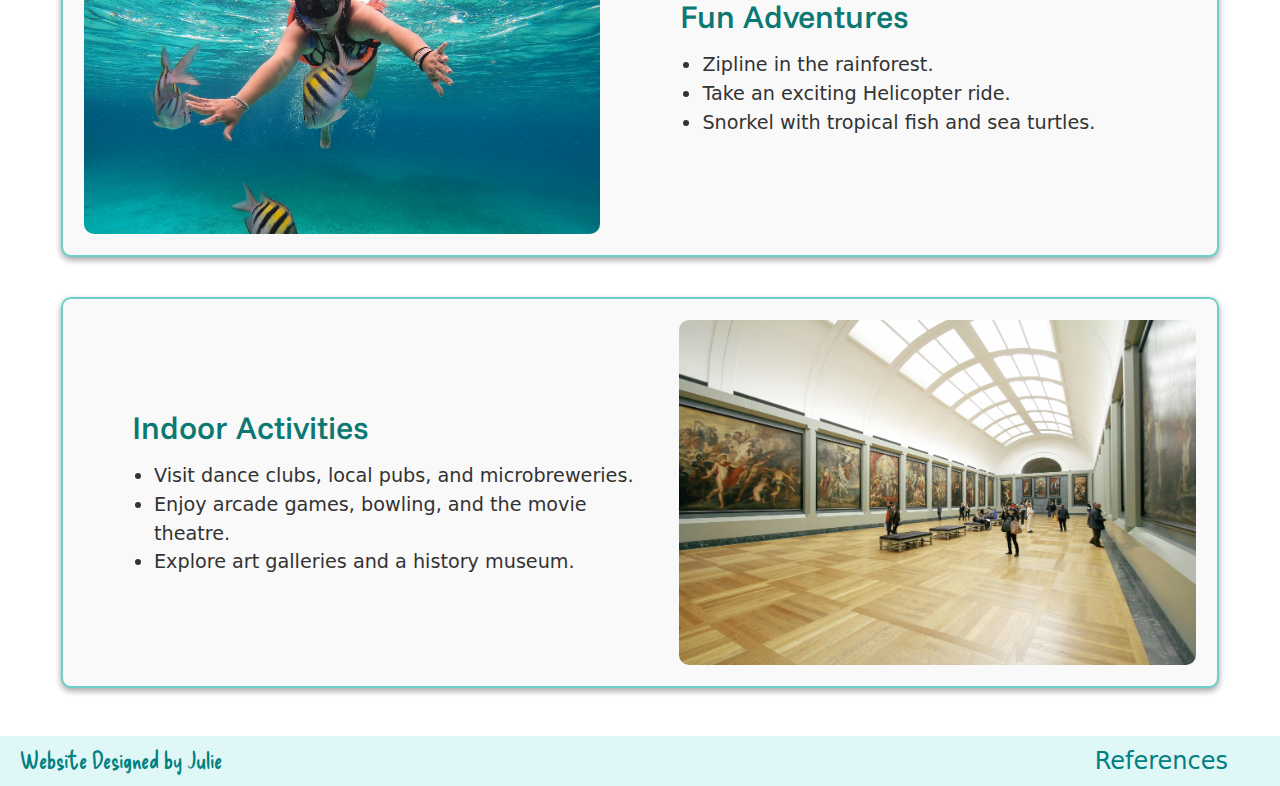
<file: recreation.html>
<!doctype html>
<html lang="en">
  <head>
    <meta charset="utf-8">
    <meta name="viewport" content="width=device-width, initial-scale=1">
    <link rel="stylesheet" href="styles.css">
    <title>Taniti</title>
    <link href="https://cdn.jsdelivr.net/npm/bootstrap@5.3.3/dist/css/bootstrap.min.css" rel="stylesheet" integrity="sha384-QWTKZyjpPEjISv5WaRU9OFeRpok6YctnYmDr5pNlyT2bRjXh0JMhjY6hW+ALEwIH" crossorigin="anonymous">
    <link rel="preconnect" href="https://fonts.googleapis.com">
<link rel="preconnect" href="https://fonts.gstatic.com" crossorigin>
<link href="https://fonts.googleapis.com/css2?family=Delicious+Handrawn&family=Emilys+Candy&family=Henny+Penny&family=Roboto:ital,wght@0,100;0,300;0,400;0,500;0,700;0,900;1,100;1,300;1,400;1,500;1,700;1,900&family=Rye&display=swap" rel="stylesheet">
<link rel="preconnect" href="https://fonts.googleapis.com">
<link rel="preconnect" href="https://fonts.gstatic.com" crossorigin>
<link href="https://fonts.googleapis.com/css2?family=Delicious+Handrawn&family=Emilys+Candy&family=Funnel+Sans:ital,wght@0,300..800;1,300..800&family=Henny+Penny&family=Roboto:ital,wght@0,100;0,300;0,400;0,500;0,700;0,900;1,100;1,300;1,400;1,500;1,700;1,900&family=Rye&display=swap" rel="stylesheet">
  </head>
  <body>
    <nav id="outer-nav" class="navbar navbar-expand-lg bg-body-tertiary" >
        <div id="main-nav"  class="container-fluid">
            <a id="nav-logo" class="navbar-brand" href="index.html">
                <img src="img/island-heart.png" alt="Palm Tree" class="nav-logo-img">
                Taniti
            </a>
            
          <button class="navbar-toggler" type="button" data-bs-toggle="collapse" data-bs-target="#navbarNavAltMarkup" aria-controls="navbarNavAltMarkup" aria-expanded="false" aria-label="Toggle navigation">
            <span class="navbar-toggler-icon"></span>
          </button>
          <div class="collapse navbar-collapse" id="navbarNavAltMarkup">
            <div id="nav-bar-link" class="navbar-nav ms-auto">
                
              <a class="nav-link" href="index.html">Home</a>
              <a class="nav-link active" aria-current="page" href="#" id="active-page">Recreation</a>
              <a class="nav-link" href="lodging.html">Lodging</a>
              <a class="nav-link" href="dining.html">Dining</a>
              <a class="nav-link" href="transportation.html">Transportation</a>
              <a class="nav-link" href="faq.html">FAQ</a>
              <a class="nav-link" href="contact.html">Contact</a>
              <a class="nav-link disabled" aria-disabled="true"></a>
            </div>
          </div>
        </div>
      </nav>
      <main>
        <header class="background-image">
          <div class="background-credits">Photo by Kanenori</div>
            <h1>Recreaction</h1>
          
        </header>
 
        
            <main class="recreation-section">
                <div class="recreation-container">
                    <div class="recreation-image">
                        <img src="img/relax.jpg" alt="lounge chairs on beach">
                        <div class="credits">Photo by Upgraded Points</div>
                    </div>
                    <div class="recreation-text">
                        <h2>Relaxation</h2>
                        <ul>
                            <li>Relax on the White Sandy Beaches of Yellow Leaf Bay.</li>
                            <li>Take a scenic bus or boat tour around the beautiful island.</li>
                            <li>Enjoy a leisure walk through Taniti City to view native architecture.</li>
                            
                        </ul>
                    </div>
                </div>
        
                <div class="recreation-container left">
                    <div class="recreation-text left">
                        <h2>Outdoor Activities</h2>
                        <ul>
                            <li>Explore hiking trails in the rainforest.</li>
                            <li>Visit the active volcano.</li>
                            <li>Take a chartered fishing tour.</li>
                            <li>A beautiful nine-hole golf course is coming next year.</li>
                        </ul>
                    </div>
                    <div class="recreation-image">
                        <img src="img/hike.jpg" alt="Rainforest trail">
                        <div class="credits">Photo by Vanessa Garcia</div>
                    </div>
                </div>
        
                <div class="recreation-container">
                    <div class="recreation-image">
                        <img src="img/snorkle-2.jpg" alt="woman snorkeling">
                        <div class="credits">Photo by Gabriela Carrilo</div>
                    </div>
                    <div class="recreation-text">
                        <h2>Fun Adventures</h2>
                        <ul>
                            <li>Zipline in the rainforest.</li>
                            <li>Take an exciting Helicopter ride.</li>
                            <li>Snorkel with tropical fish and sea turtles.</li>
                        </ul>
                    </div>
                </div>
        
                <div class="recreation-container left">
                    <div class="recreation-text left">
                        <h2>Indoor Activities</h2>
                        <ul>
                            <li>Visit dance clubs, local pubs, and microbreweries.</li>
                            <li>Enjoy arcade games, bowling, and the movie theatre.</li>
                            <li>Explore art galleries and a history museum.</li>
                        </ul>
                    </div>
                    <div class="recreation-image">
                        <img src="img/art.jpg" alt="art museum">
                        <div class="credits">Photo by Riccardo</div>
                    </div>
                </div>
            </main>
        </body>
        </html>
        
    </main>
    <footer>
        <h3>Website Designed by Julie</h3>
      <a href="references.html">References</a>
    </footer>
   
    <script src="https://cdn.jsdelivr.net/npm/bootstrap@5.3.3/dist/js/bootstrap.bundle.min.js" integrity="sha384-YvpcrYf0tY3lHB60NNkmXc5s9fDVZLESaAA55NDzOxhy9GkcIdslK1eN7N6jIeHz" crossorigin="anonymous"></script>
  </body>
</html>
</file>
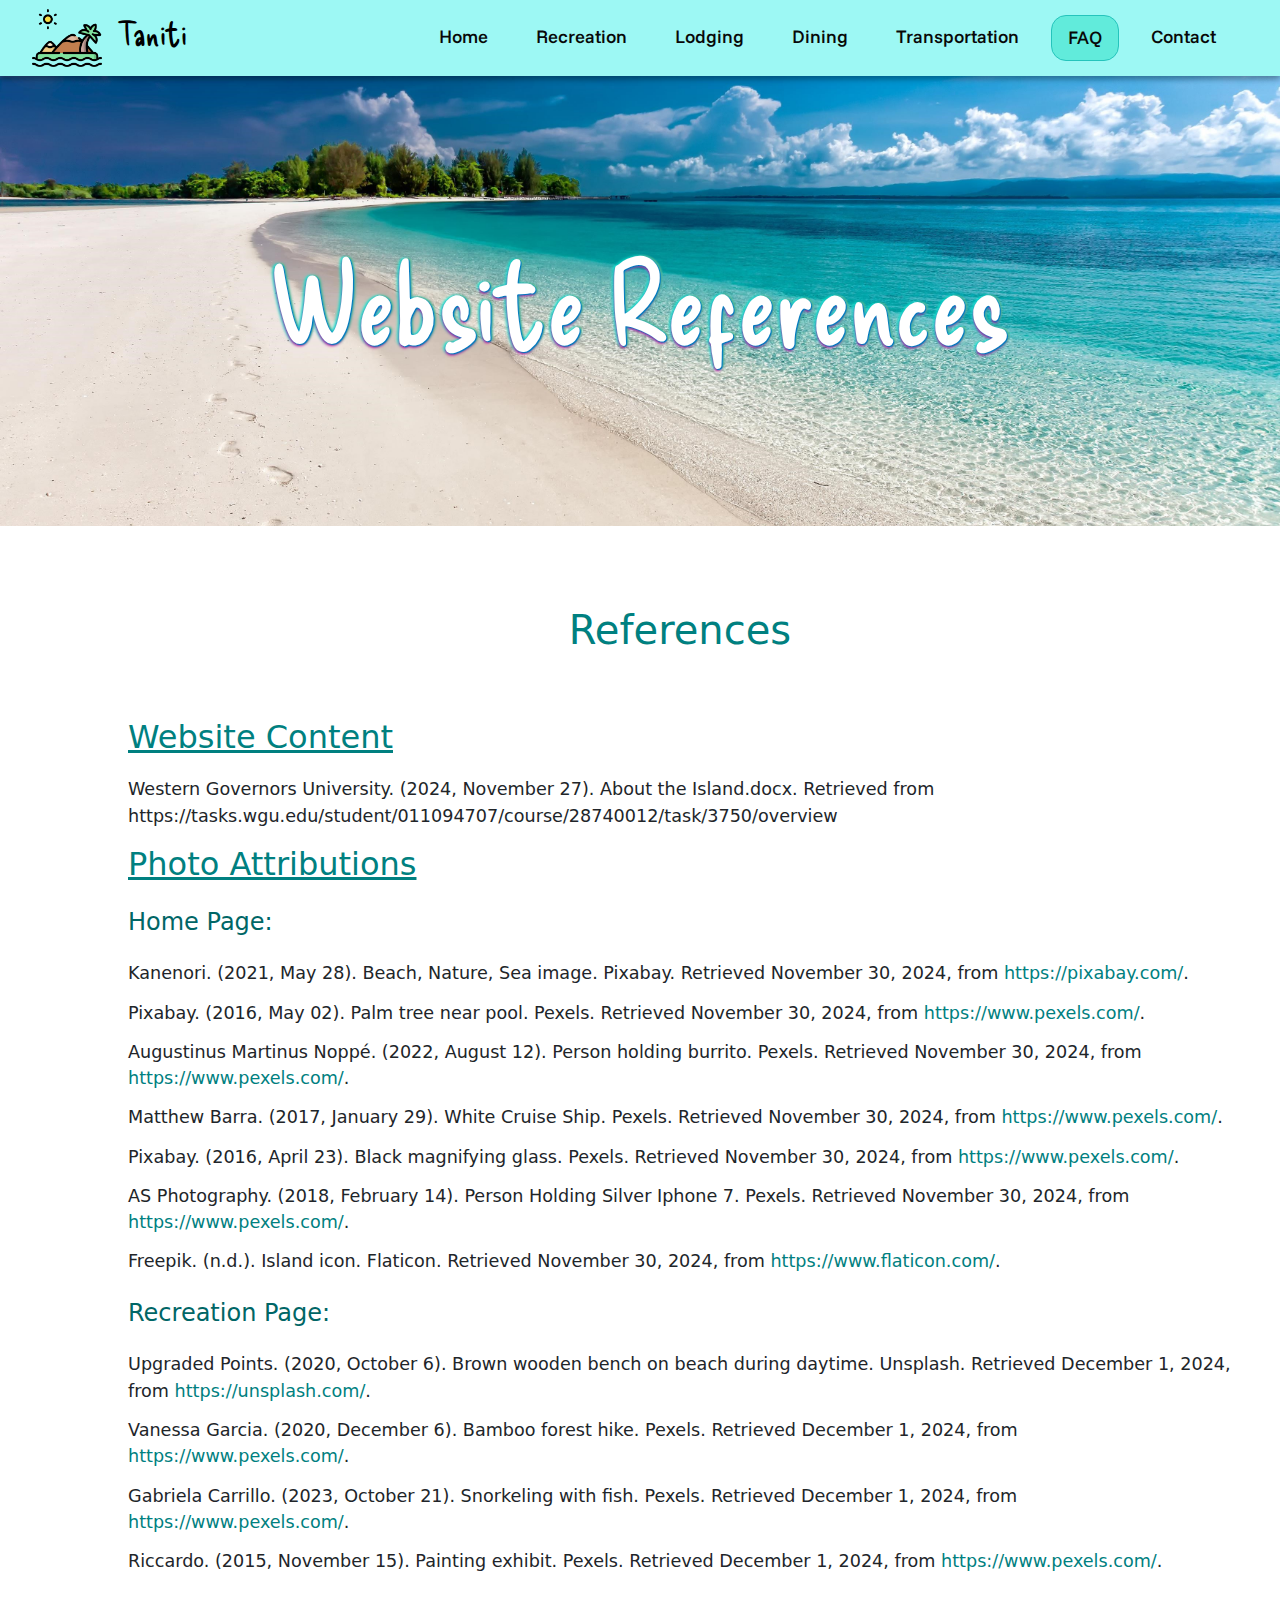
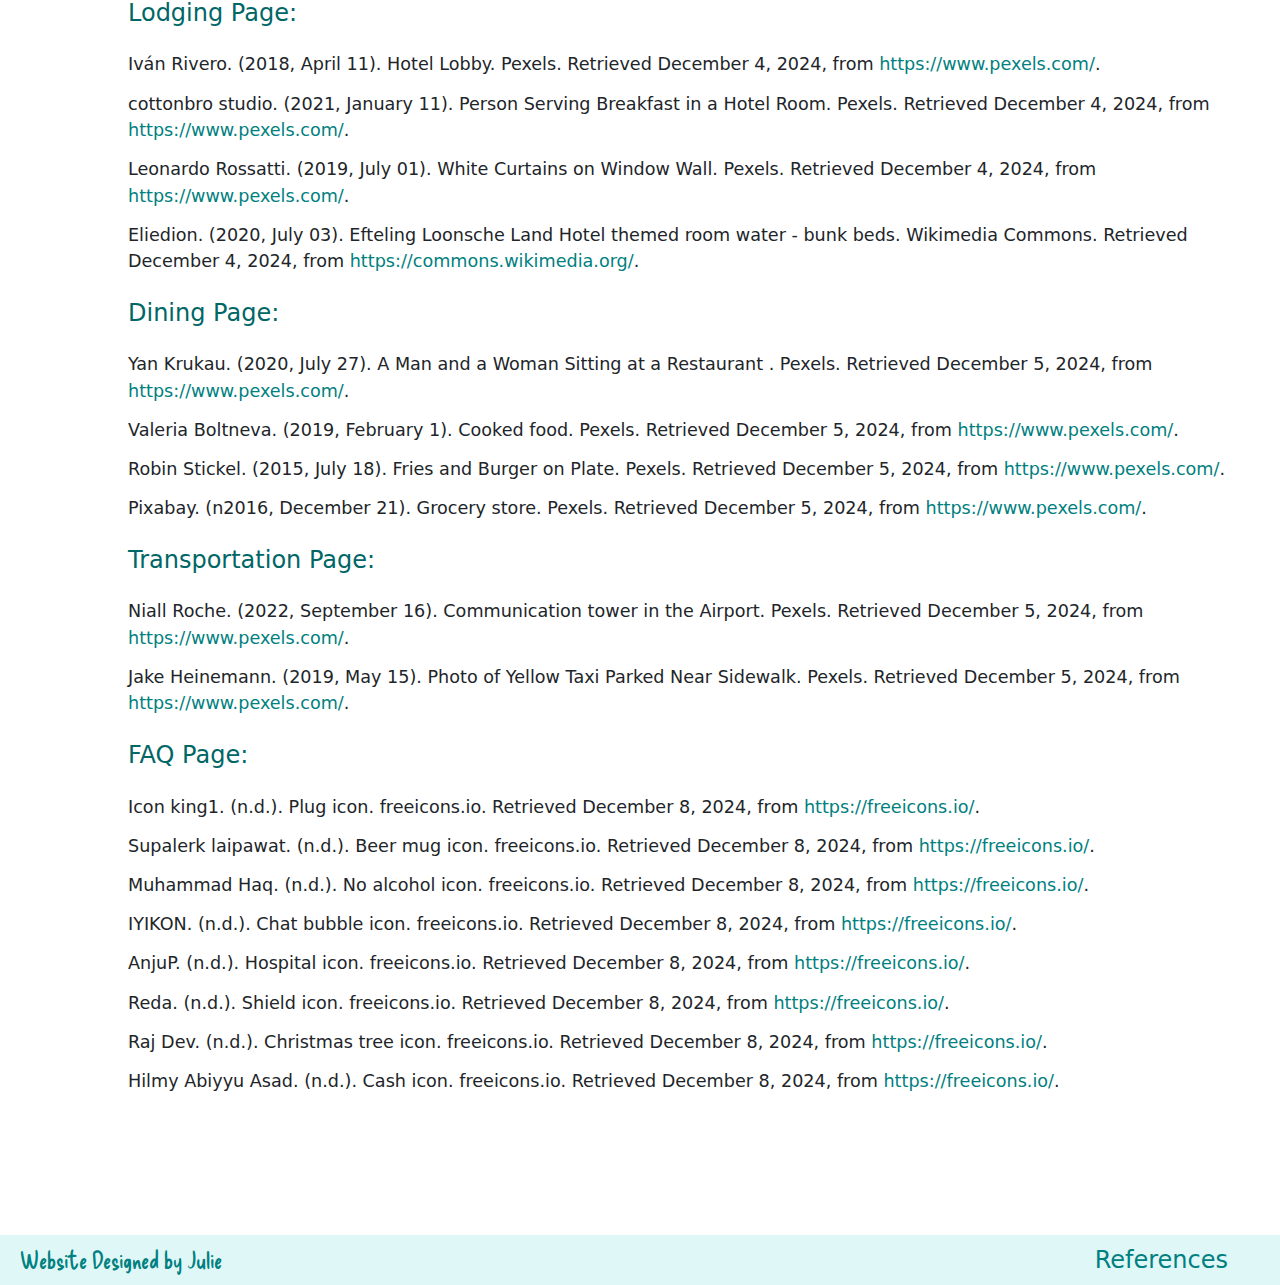
<file: references.html>
<!doctype html>
<html lang="en">
  <head>
    <meta charset="utf-8">
    <meta name="viewport" content="width=device-width, initial-scale=1">
    <link rel="stylesheet" href="styles.css">
    <title>Taniti</title>
    <link href="https://cdn.jsdelivr.net/npm/bootstrap@5.3.3/dist/css/bootstrap.min.css" rel="stylesheet" integrity="sha384-QWTKZyjpPEjISv5WaRU9OFeRpok6YctnYmDr5pNlyT2bRjXh0JMhjY6hW+ALEwIH" crossorigin="anonymous">
    <link rel="preconnect" href="https://fonts.googleapis.com">
<link rel="preconnect" href="https://fonts.gstatic.com" crossorigin>
<link href="https://fonts.googleapis.com/css2?family=Delicious+Handrawn&family=Emilys+Candy&family=Henny+Penny&family=Roboto:ital,wght@0,100;0,300;0,400;0,500;0,700;0,900;1,100;1,300;1,400;1,500;1,700;1,900&family=Rye&display=swap" rel="stylesheet">
<link rel="preconnect" href="https://fonts.googleapis.com">
<link rel="preconnect" href="https://fonts.gstatic.com" crossorigin>
<link href="https://fonts.googleapis.com/css2?family=Delicious+Handrawn&family=Emilys+Candy&family=Funnel+Sans:ital,wght@0,300..800;1,300..800&family=Henny+Penny&family=Roboto:ital,wght@0,100;0,300;0,400;0,500;0,700;0,900;1,100;1,300;1,400;1,500;1,700;1,900&family=Rye&display=swap" rel="stylesheet">
  </head>
  <body class="references-body">
    <nav id="outer-nav" class="navbar navbar-expand-lg bg-body-tertiary" >
        <div id="main-nav"  class="container-fluid">
            <a id="nav-logo" class="navbar-brand" href="index.html">
                <img src="img/island-heart.png" alt="Palm Tree" class="nav-logo-img">
                <!-- Logo Attribute: <a href="https://www.flaticon.com/free-icons/island" title="island icons">Island icons created by Freepik - Flaticon</a> -->
                Taniti
            </a>
            
          <button class="navbar-toggler" type="button" data-bs-toggle="collapse" data-bs-target="#navbarNavAltMarkup" aria-controls="navbarNavAltMarkup" aria-expanded="false" aria-label="Toggle navigation">
            <span class="navbar-toggler-icon"></span>
          </button>
          <div class="collapse navbar-collapse" id="navbarNavAltMarkup">
            <div id="nav-bar-link" class="navbar-nav ms-auto">
                
              <a class="nav-link" href="index.html">Home</a>
              <a class="nav-link" href="recreation.html">Recreation</a>
              <a class="nav-link" href="lodging.html">Lodging</a>
              <a class="nav-link" href="dining.html">Dining</a>
              <a class="nav-link" href="transportation.html">Transportation</a>
              <a class="nav-link active" aria-current="page" href="faq.html" id="active-page">FAQ</a>
              <a class="nav-link" href="contact.html">Contact</a>
              <a class="nav-link disabled" aria-disabled="true"></a>
            </div>
          </div>
        </div>
      </nav>
      <main>
        <header class="background-image">
          <div class="background-credits">Photo by Kanenori</div>
            <h1>Website References</h1>
          
        </header>
 
        <section class="references-section">
            <h1>References</h1>
    
            <div class="attributions">
                <h2>Website Content</h2>
                <p>Western Governors University. (2024, November 27). About the Island.docx. Retrieved from https://tasks.wgu.edu/student/011094707/course/28740012/task/3750/overview</p>

                <h2>Photo Attributions</h2>
                <h3>Home Page:</h3>
                <ul>
                    <li>Kanenori. (2021, May 28). Beach, Nature, Sea image. Pixabay. Retrieved November 30, 2024, from <a href="https://pixabay.com/photos/beach-sea-footprints-sand-6292382/" target="_blank">https://pixabay.com/</a>.</li>
                    <li>Pixabay. (2016, May 02). Palm tree near pool. Pexels. Retrieved November 30, 2024, from <a href="https://www.pexels.com/photo/palm-tree-planted-near-pool-261101/" target="_blank">https://www.pexels.com/</a>.</li>
                    <li>Augustinus Martinus Noppé. (2022, August 12). Person holding burrito. Pexels. Retrieved November 30, 2024, from <a href="https://www.pexels.com/photo/person-holding-a-burrito-13701370/" target="_blank">https://www.pexels.com/</a>.</li>
                    <li>Matthew Barra. (2017, January 29). White Cruise Ship. Pexels. Retrieved November 30, 2024, from <a href="https://www.pexels.com/photo/white-cruise-ship-813011/" target="_blank">https://www.pexels.com/</a>.</li>
                    <li>Pixabay. (2016, April 23). Black magnifying glass. Pexels. Retrieved November 30, 2024, from <a href="https://www.pexels.com/photo/black-magnifying-glass-221164/" target="_blank">https://www.pexels.com/</a>.</li>
                    <li>AS Photography. (2018, February 14). Person Holding Silver Iphone 7. Pexels. Retrieved November 30, 2024, from <a href="https://www.pexels.com/photo/person-holding-silver-iphone-7-887751/" target="_blank">https://www.pexels.com/</a>.</li>
                    <li>Freepik. (n.d.). Island icon. Flaticon. Retrieved November 30, 2024, from <a href="https://www.flaticon.com/free-icon/island_2028367?term=island&page=1&position=34&origin=tag&related_id=2028367" title="island icons" target="_blank">https://www.flaticon.com/</a>.</li>
                </ul>
            
                <h3>Recreation Page:</h3>
                <ul>
                    <li>Upgraded Points. (2020, October 6). Brown wooden bench on beach during daytime. Unsplash. Retrieved December 1, 2024, from <a href="https://unsplash.com/photos/brown-wooden-bench-on-beach-during-daytime-KVym2PAn1gA?utm_content=creditCopyText&utm_medium=referral&utm_source=unsplash" target="_blank">https://unsplash.com/</a>.</li>
                    <li>Vanessa Garcia. (2020, December 6). Bamboo forest hike. Pexels. Retrieved December 1, 2024, from <a href="https://www.pexels.com/photo/anonymous-couple-walking-in-bamboo-forest-during-hiking-trip-6324228/" target="_blank">https://www.pexels.com/</a>.</li>
                    <li>Gabriela Carrillo. (2023, October 21). Snorkeling with fish. Pexels. Retrieved December 1, 2024, from <a href="https://www.pexels.com/photo/tourist-with-a-snorkel-admiring-sergeant-major-tropical-fish-in-the-ocean-18834847/" target="_blank">https://www.pexels.com/</a>.</li>
                    <li>Riccardo. (2015, November 15). Painting exhibit. Pexels. Retrieved December 1, 2024, from <a href="https://www.pexels.com/photo/exhibit-painting-display-69903/" target="_blank">https://www.pexels.com/</a>.</li>
                </ul>
        
                <h3>Lodging Page:</h3>
                <ul>
                    <li>Iván Rivero. (2018, April 11). Hotel Lobby. Pexels. Retrieved December 4, 2024, from <a href="https://www.pexels.com/photo/orange-fabric-sofa-with-three-throw-pillows-near-black-potted-plant-1001965/" target="_blank">https://www.pexels.com/</a>.</li>
                    <li>cottonbro studio. (2021, January 11). Person Serving Breakfast in a Hotel Room. Pexels. Retrieved December 4, 2024, from <a href="https://www.pexels.com/photo/person-serving-breakfast-in-a-hotel-room-6466283/" target="_blank">https://www.pexels.com/</a>.</li>
                    <li>Leonardo Rossatti. (2019, July 01). White Curtains on Window Wall. Pexels. Retrieved December 4, 2024, from <a href="https://www.pexels.com/photo/white-curtains-on-window-wall-2598638/" target="_blank">https://www.pexels.com/</a>.</li>
                    <li>Eliedion. (2020, July 03). Efteling Loonsche Land Hotel themed room water - bunk beds. Wikimedia Commons. Retrieved December 4, 2024, from <a href="https://commons.wikimedia.org/wiki/File:Efteling_Loonsche_Land_Hotel_themed_room_water_-_bunk_beds.jpg" target="_blank">https://commons.wikimedia.org/</a>.</li>
                </ul>
        
                <h3>Dining Page:</h3>
                <ul>
                    <li>Yan Krukau. (2020, July 27). A Man and a Woman Sitting at a Restaurant
                    . Pexels. Retrieved December 5, 2024, from <a href="https://www.pexels.com/photo/a-man-and-a-woman-sitting-at-a-restaurant-4965328/" target="_blank">https://www.pexels.com/</a>.</li>
                    <li>Valeria Boltneva. (2019, February 1). Cooked food. Pexels. Retrieved December 5, 2024, from <a href="https://www.pexels.com/photo/cooked-food-1860208/" target="_blank">https://www.pexels.com/</a>.</li>
                    <li>Robin Stickel. (2015, July 18). Fries and Burger on Plate. Pexels. Retrieved December 5, 2024, from <a href="https://www.pexels.com/photo/fries-and-burger-on-plate-70497/" target="_blank">https://www.pexels.com/</a>.</li>
                    <li>Pixabay. (n2016, December 21). Grocery store. Pexels. Retrieved December 5, 2024, from <a href="https://www.pexels.com/photo/grocery-store-264636/" target="_blank">https://www.pexels.com/</a>.</li>
                </ul>
        
                <h3>Transportation Page:</h3>
                <ul>
                    <li>Niall Roche. (2022, September 16). Communication tower in the Airport. Pexels. Retrieved December 5, 2024, from <a href="https://www.pexels.com/photo/communication-tower-in-the-airport-13659224/" target="_blank">https://www.pexels.com/</a>.</li>
                    <li>Jake Heinemann. (2019, May 15). Photo of Yellow Taxi Parked Near Sidewalk. Pexels. Retrieved December 5, 2024, from <a href="https://www.pexels.com/photo/photo-of-yellow-taxi-parked-near-sidewalk-2399254/" target="_blank">https://www.pexels.com/</a>.</li>
                </ul>
        
                <h3>FAQ Page:</h3>
                <ul>
                    <li>Icon king1. (n.d.). Plug icon. freeicons.io. Retrieved December 8, 2024, from <a href="https://freeicons.io/games-and-technology-icons-2/plug-icon-1965" target="_blank">https://freeicons.io/</a>.</li>
                    <li>Supalerk laipawat. (n.d.). Beer mug icon. freeicons.io. Retrieved December 8, 2024, from <a href="https://freeicons.io/oktoberfest-icons-set-2/beer-mug-alcoholic-drink-alcohol-icon-254969" target="_blank">https://freeicons.io/</a>.</li>
                    <li>Muhammad Haq. (n.d.). No alcohol icon. freeicons.io. Retrieved December 8, 2024, from <a href="https://freeicons.io/hotel-icons-set-2/no-alcohol-icon-32354" target="_blank">https://freeicons.io/</a>.</li>
                    <li>IYIKON. (n.d.). Chat bubble icon. freeicons.io. Retrieved December 8, 2024, from <a href="https://freeicons.io/seo-linear-circle/conversation-chat-bubble-speech-chatting-talk-speak-icon-48590" target="_blank">https://freeicons.io/</a>.</li>
                    <li>AnjuP. (n.d.). Hospital icon. freeicons.io. Retrieved December 8, 2024, from <a href="https://freeicons.io/medical/hospital-icon-24645" target="_blank">https://freeicons.io/</a>.</li>
                    <li>Reda. (n.d.). Shield icon. freeicons.io. Retrieved December 8, 2024, from <a href="https://freeicons.io/flat-web-icons/shield-password-safe-security-antispam-flat-flat-icon-web-icon-web-icon-52299" target="_blank">https://freeicons.io/</a>.</li>
                    <li>Raj Dev. (n.d.). Christmas tree icon. freeicons.io. Retrieved December 8, 2024, from <a href="https://freeicons.io/christmas-and-holiday-icons/christmas-tree-icon-5333" target="_blank">https://freeicons.io/</a>.</li>
                    <li>Hilmy Abiyyu Asad. (n.d.). Cash icon. freeicons.io. Retrieved December 8, 2024, from <a href="https://freeicons.io/ecommerce-19/cash-icon-709412" target="_blank">https://freeicons.io/</a>.</li>
                </ul>
                
            </div>
        </section>
        
    </main>
    <footer>
        <h3>Website Designed by Julie</h3>
        <a href="references.html">References</a>
      </footer>
   
    <script src="https://cdn.jsdelivr.net/npm/bootstrap@5.3.3/dist/js/bootstrap.bundle.min.js" integrity="sha384-YvpcrYf0tY3lHB60NNkmXc5s9fDVZLESaAA55NDzOxhy9GkcIdslK1eN7N6jIeHz" crossorigin="anonymous"></script>
  </body>
</html>
</file>
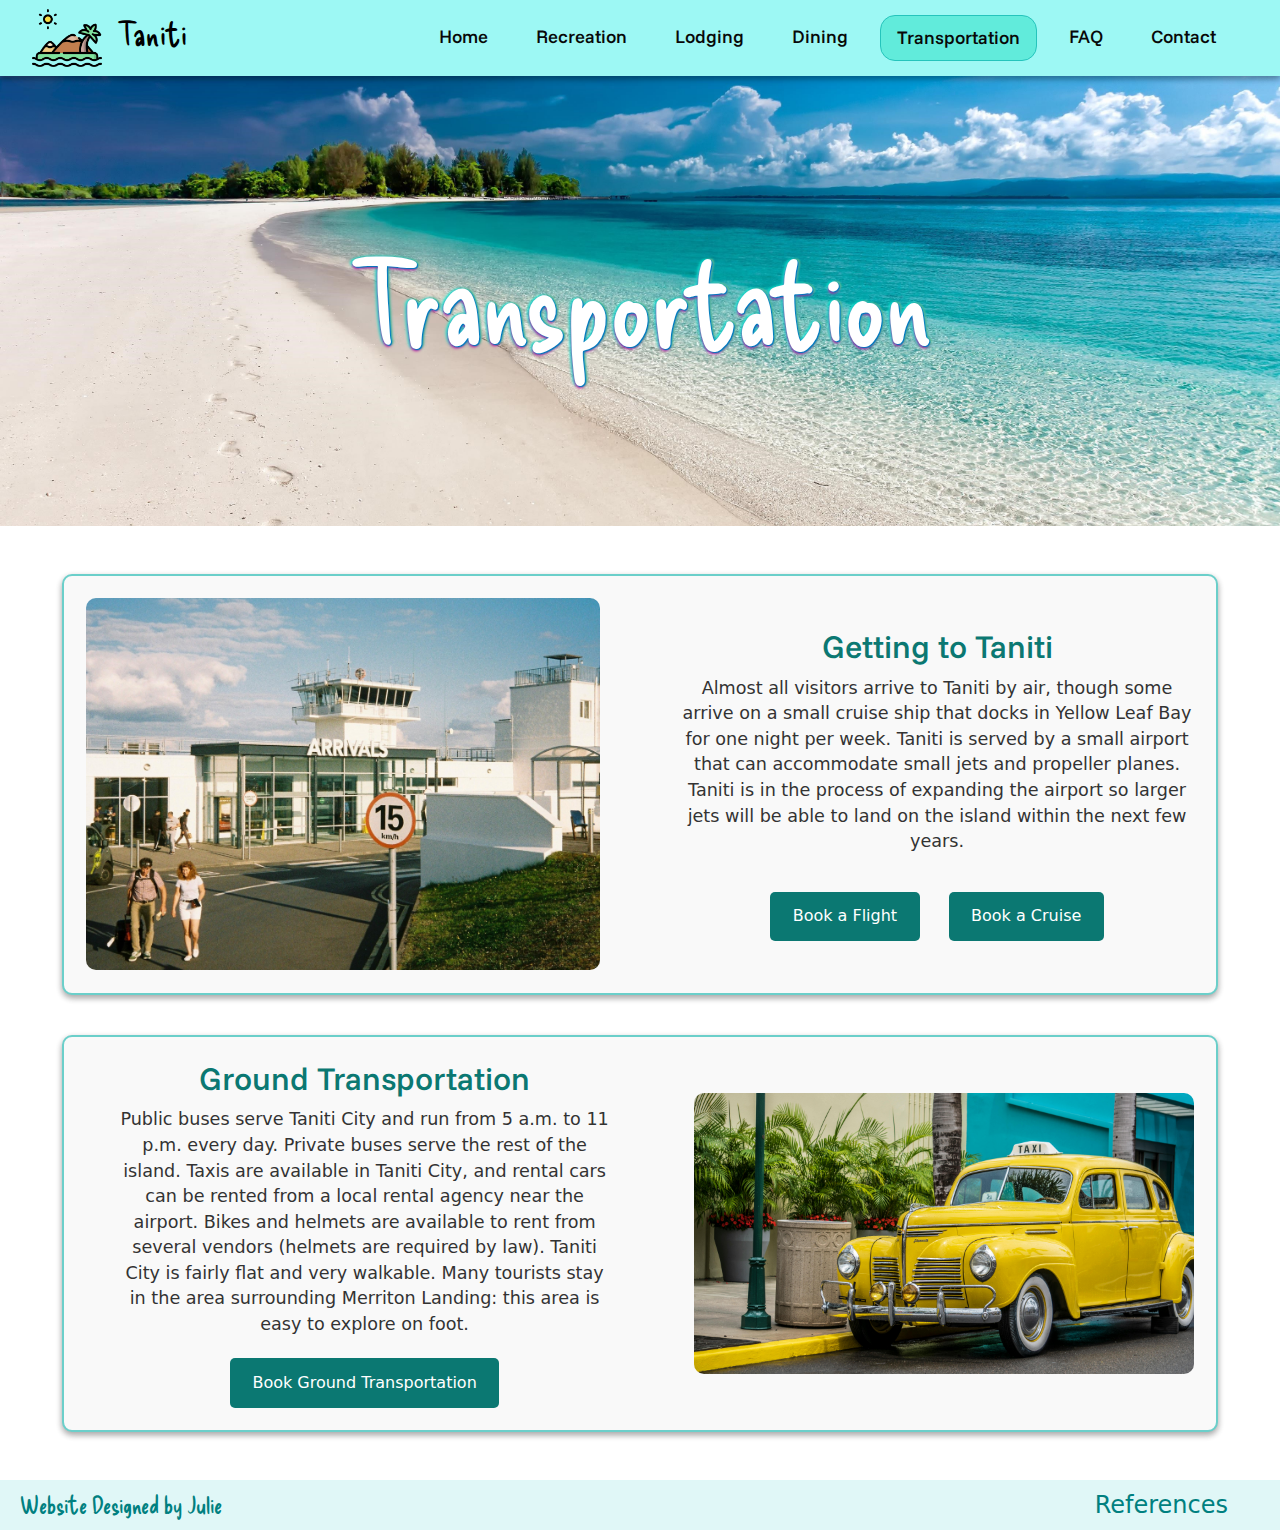
<file: transportation.html>
<!doctype html>
<html lang="en">
  <head>
    <meta charset="utf-8">
    <meta name="viewport" content="width=device-width, initial-scale=1">
    <link rel="stylesheet" href="styles.css">
    <title>Bootstrap demo</title>
    <link href="https://cdn.jsdelivr.net/npm/bootstrap@5.3.3/dist/css/bootstrap.min.css" rel="stylesheet" integrity="sha384-QWTKZyjpPEjISv5WaRU9OFeRpok6YctnYmDr5pNlyT2bRjXh0JMhjY6hW+ALEwIH" crossorigin="anonymous">
    <link rel="preconnect" href="https://fonts.googleapis.com">
<link rel="preconnect" href="https://fonts.gstatic.com" crossorigin>
<link href="https://fonts.googleapis.com/css2?family=Delicious+Handrawn&family=Emilys+Candy&family=Henny+Penny&family=Roboto:ital,wght@0,100;0,300;0,400;0,500;0,700;0,900;1,100;1,300;1,400;1,500;1,700;1,900&family=Rye&display=swap" rel="stylesheet">
<link rel="preconnect" href="https://fonts.googleapis.com">
<link rel="preconnect" href="https://fonts.gstatic.com" crossorigin>
<link href="https://fonts.googleapis.com/css2?family=Delicious+Handrawn&family=Emilys+Candy&family=Funnel+Sans:ital,wght@0,300..800;1,300..800&family=Henny+Penny&family=Roboto:ital,wght@0,100;0,300;0,400;0,500;0,700;0,900;1,100;1,300;1,400;1,500;1,700;1,900&family=Rye&display=swap" rel="stylesheet">
  </head>
  <body>
    <nav id="outer-nav" class="navbar navbar-expand-lg bg-body-tertiary" >
        <div id="main-nav"  class="container-fluid">
            <a id="nav-logo" class="navbar-brand" href="index.html">
                <img src="img/island-heart.png" alt="Palm Tree" class="nav-logo-img">
            
                Taniti
            </a>
            
          <button class="navbar-toggler" type="button" data-bs-toggle="collapse" data-bs-target="#navbarNavAltMarkup" aria-controls="navbarNavAltMarkup" aria-expanded="false" aria-label="Toggle navigation">
            <span class="navbar-toggler-icon"></span>
          </button>
          <div class="collapse navbar-collapse" id="navbarNavAltMarkup">
            <div id="nav-bar-link" class="navbar-nav ms-auto">
                
              <a class="nav-link" href="index.html">Home</a>
              <a class="nav-link" href="recreation.html">Recreation</a>
              <a class="nav-link" href="lodging.html">Lodging</a>
              <a class="nav-link" href="dining.html">Dining</a>
              <a  class="nav-link active" aria-current="page" href="transportation.html" id="active-page">Transportation</a>
              <a class="nav-link" href="faq.html">FAQ</a>
              <a class="nav-link" href="contact.html">Contact</a>
              <a class="nav-link disabled" aria-disabled="true"></a>
            </div>
          </div>
        </div>
      </nav>
   
        <header class="background-image">
          <div class="background-credits">Photo by Kanenori</div>
            <h1>Transportation</h1>
          
        </header>
        <main>
            <div class="lodging-section">
                <div class="lodging-container">
                    <div class="lodging-image">
                        <img src="img/airport.jpg" alt="Four Star Resort">
                        <div class="credits">Photo by Niall Roche</div>
                       
                    </div>
                    <div class="lodging-text">
                        <h2>Getting to Taniti</h2>
                        <p>Almost all visitors arrive to Taniti by air, though some arrive on a small cruise ship that docks in Yellow Leaf Bay for one night per week. Taniti is served by a small airport that can accommodate small jets and propeller planes. Taniti is in the process of expanding the airport so larger jets will be able to land on the island within the next few years. </p>
                        <div>
                        <button class="book-now">Book a Flight</button>
                        <button class="book-now two">Book a Cruise</button>
                    </div>
                    </div>
                </div>
           
                <div class="lodging-container left">
                  <div class="lodging-text left">
                      <h2>Ground Transportation</h2>
                      <p>Public buses serve Taniti City and run from 5 a.m. to 11 p.m. every day. Private buses serve the rest of the island. Taxis are available in Taniti City, and rental cars can be rented from a local rental agency near the airport. Bikes and helmets are available to rent from several vendors (helmets are required by law). Taniti City is fairly flat and very walkable. Many tourists stay in the area surrounding Merriton Landing: this area is easy to explore on foot.</p>
                      <button class="book-now">Book Ground Transportation</button>
            
                  </div>
                  <div class="lodging-image">
                      <img src="img/taxi.jpg" alt="Bed and Breakfast">
                      <div class="credits">Photo by Jake Heinemann</div>
                  </div>
              </div>
            
                
        </main>    
        <footer>
            <h3>Website Designed by Julie</h3>
            <a href="references.html">References</a>
          </footer>
   
    <script src="https://cdn.jsdelivr.net/npm/bootstrap@5.3.3/dist/js/bootstrap.bundle.min.js" integrity="sha384-YvpcrYf0tY3lHB60NNkmXc5s9fDVZLESaAA55NDzOxhy9GkcIdslK1eN7N6jIeHz" crossorigin="anonymous"></script>
  </body>
</html>
</file>
<file: styles.css>
body {
    background-color: #f9f9f9;
}

#outer-nav {
    position: sticky;
    top: 0;
    z-index: 1000; 
    width: 100%;
    box-shadow: rgba(0, 0, 0, 0.16) 0px 3px 6px, rgba(0, 0, 0, 0.23) 0px 3px 6px;
    padding: 0;
}

#main-nav {
    background: #9df8f4;
    height: 76px;
    padding: 0;
}

.background-image {
    background-image: url('img/island-home.jpg');
    background-size: cover;
    background-position: center center;
    height: 50vh;
    width: 100%;
    display: flex;
    justify-content: center;
    align-items: center;
    position: relative;
}

.background-image h1 {
    font-family: "Delicious Handrawn", cursive;
    font-weight: 400;
    font-style: normal;
    font-size: 7rem;
    text-align: center;
    color: rgb(255, 255, 255);
    margin: 20px 0;
    text-shadow:  1px 1px 1px #0077be, 2px 0 3px #00a8cc, 0 1.5px 3px #cc0099, -2px 0 3px #00f5d4, 2px 0 2px #ede634 
}

.background-credits {
    position: absolute;
    bottom: .6rem;
    right: .6rem;
    background: rgba(0, 0, 0, 0.3);
    color: rgba(255, 255, 255, 0.8);
    font-size: 0.9rem; 
    padding: .2rem .6rem;
    border-radius: 5px; 
    opacity: 0;
    transition: opacity 0.3s ease;
}

.background-image:hover .background-credits {
    opacity: 1;
}

.nav-logo-img {
    height: 70px; 
    margin: 0 .5rem 0 2rem;
}

#nav-logo {
    font-family: "Delicious Handrawn", cursive;
    font-weight: 400;
    font-style: normal;
    font-size: 2rem;  
}

#nav-bar-link a {
    font-family: "Funnel Sans", sans-serif;
    font-optical-sizing: auto;
    font-weight: 500;
    font-style: normal;
    font-size: 1.15rem;
    color: #080808;
    padding:.5rem  1rem;
    margin-left: 1rem;
}

#nav-bar-link a:hover {
    transform: scale(1.1);
    transition: all .4s ease-in-out;
    text-decoration: none;
    border-radius: 15px;
    background-color: hwb(173 38% 8%);
}

#active-page {
    border-radius: 15px;
    background-color: hwb(173 38% 8%);
    border: #25c4bc .1px solid;
}

/* About Section */

.about-section {
    text-align: center;
    padding: 2rem;
    font-family: "Funnel Sans", sans-serif;
    font-optical-sizing: auto;
    font-weight: 500;
    font-style: normal;
    background-color: rgb(255, 254, 252);
    border:  #6bcfca 2px solid;
    border-radius: 20px;
    margin: 3rem 12rem 5rem 12rem;
    box-shadow: rgba(0, 0, 0, 0.16) 0px 3px 6px, rgba(0, 0, 0, 0.23) 0px 3px 6px;
}

.about-section p {
    font-size: 1.2rem;
    line-height: 2rem;
}

.link-section {
    margin: 20px auto;
    max-width: 1200px;
    padding: 0 1.2rem 3rem 1.2rem;
}

.link-section h1 {
    font-family: "Delicious Handrawn", cursive;
    font-weight: 400;
    font-size: 3.4rem;
    text-align: center;
    margin-bottom: 4.8rem;
    color: #008f94;
}

.link-grid {
    display: grid;
    gap: 60px;
    grid-template-columns: repeat(3, 1fr);
}

.link-box {
    display: flex;
    flex-direction: column;
    border: 2px solid #6bcfca;
    border-radius: 10px;
    overflow: hidden;
    box-shadow: rgba(0, 0, 0, 0.16) 0px 3px 6px, rgba(0, 0, 0, 0.23) 0px 3px 6px;
    padding-bottom: 0.5rem;
    transition: transform 0.3s, box-shadow 0.3s;
}

.link-box:hover {
    transform: translateY(-5px);
    box-shadow: 0 8px 12px rgba(0, 0, 0, 0.2);
}

.image-container {
    position: relative;
    width: 100%;
    height: 300px;
    overflow: hidden;
}

.image-container img {
    width: 100%;
    height: 100%;
    object-fit: cover;
    transition: transform 0.3s ease;
}

.image-container:hover img {
    transform: scale(1.05);
}

.credits {
    position: absolute;
    bottom: 5px;
    right: 5px;
    background: rgba(0, 0, 0, 0.459);
    color: rgb(255, 254, 254);
    font-size: 0.8rem;
    padding: 3px 8px;
    border-radius: 5px;
    opacity: 0;
    transition: opacity 0.3s ease;
}

.image-container:hover .credits {
    opacity: 1;
}

.title-box {
    padding: 1rem;
    text-align: center;
    background-color: #f9f9f9;
}

.title-box h3 {
    margin: 0;
    font-family: "Funnel Sans", sans-serif;
    font-size: 2rem;
    color: #0b7872;
    font-weight: bold;
}

.link-box a {
    text-decoration: none;
    color: inherit;
}

footer {
    background-color: #e0f7f7;
    padding: 20px;
    width: 100%;
    height: 50px;
    display: flex;
    justify-content: space-between;
    align-items: center;
}

footer h3 {
    font-size: 1.5rem;
    margin: 0;
    color: #008080;
    font-family: "Delicious Handrawn", cursive;
    font-weight: 400;
    font-style: normal;
}

footer a {
    font-size: 1.5rem;
    text-decoration: none;
    color: #008080;
    margin-right: 2rem;
}

footer a:hover {
    text-decoration: underline;
    transform: scale(1.09);
    transition: all 0.4s ease-in-out;
}

/* recreation page */
.recreation-section {
    display: flex;
    flex-direction: column;
    gap: 40px;
    margin: 3rem auto;
    max-width: 1200px;
    padding: 0 1.3rem;
}

.recreation-container {
    display: flex;
    align-items: center;
    gap: 80px;
    border: 2px solid #6bcfca;
    border-radius: 10px;
    padding: 1.3rem;
    box-shadow: rgba(0, 0, 0, 0.16) 0px 3px 6px, rgba(0, 0, 0, 0.23) 0px 3px 6px;
    background-color: #f9f9f9;
}

.recreation-image {
    flex: 1;
    position: relative;
    overflow: hidden;
}

.recreation-image img {
    width: 100%;
    height: 100%;
    object-fit: cover;
    border-radius: 10px;
    transition: transform 0.3s ease-in-out;
}

.recreation-image:hover img {
    transform: scale(1.05);
}


.recreation-image:hover .credits {
    opacity: 1;
}

.recreation-text {
    flex: 1;
}

.recreation-text.left{
   padding-left: 3rem;
}

.recreation-container.left {
    gap: 30px;
}

.recreation-text h2 {
    font-family: "Funnel Sans", sans-serif;
    font-size: 2rem;
    color: #0b7872;
    margin-bottom: 1rem;
}

.recreation-text ul {
    list-style: disc;
    margin: 0;
    padding-left: 1.4rem;
    color: #333;
    font-size: 1.2rem;
    line-height: 1.8rem;
}

/* lodging page */

.lodging-section {
    display: flex;
    flex-direction: column;
    gap: 40px;
    margin: 3rem auto;
    max-width: 1200px;
    padding: 0 1.35rem;
}

.lodging-container {
    display: flex;
    align-items: center;
    gap: 80px;
    border: 2px solid #6bcfca;
    border-radius: 10px;
    padding: 1.4rem;
    box-shadow: rgba(0, 0, 0, 0.16) 0px 3px 6px, rgba(0, 0, 0, 0.23) 0px 3px 6px;
    background-color: #f9f9f9;
}

.lodging-image {
    flex: 1;
    position: relative;
    overflow: hidden;
}

.lodging-image:hover .credits {
    opacity: 1;
}

.lodging-image img {
    width: 100%;
    height: 100%;
    object-fit: cover;
    border-radius: 10px;
    transition: transform 0.3s ease-in-out;
}

.lodging-image:hover img {
    transform: scale(1.05);
}

.lodging-text {
    flex: 1;
    display: flex;
    flex-direction: column;
    justify-content: center; 
    align-items: center; 
    text-align: center; 
}

.lodging-text.left {
    padding-left: 1.8rem;
}


.lodging-text h2 {
    font-family: "Funnel Sans", sans-serif;
    font-size: 2rem;
    color: #0b7872;
    margin-bottom: 10px;
}

.lodging-text p {
    font-size: 1.1rem;
    color: #333;
    line-height: 1.6rem;
    margin-bottom: 1.3rem;
}

.book-now {
    background-color: #0b7872;
    color: white;
    padding: .8rem 1.4rem;
    border: none;
    border-radius: 5px;
    cursor: pointer;
    font-size: 1rem;
    transition: background-color 0.3s ease;
}

.book-now.two {
    margin-left: 1.5rem;
    margin-top: 1rem;
}

.book-now:hover {
    background-color: #065d55;
}

.dining-intro{
    font-family: "Delicious Handrawn", cursive;
    font-weight: 400;
    font-style: normal;
    font-size: 3.2rem;
    text-align: center;
    padding-top: 2.6rem;
    color:#008f94;
}


/* faq page */


.faq-section {
    max-width: 70%;
    margin: 0 auto;
    padding: 1rem;
    font-family: Arial, sans-serif;
}

.faq-section h1 {
    text-align: center;
    color: #0b7872;
    font-size: 3rem;
    margin: 2rem 0 3rem 0;
    font-family: "Delicious Handrawn", cursive;
    font-weight: 400;
    font-style: normal;
}

.faq-item {
    display: flex;
    align-items: center;
    margin-bottom: 2rem;
    padding: 2rem;
    border: 2px solid #6bcfca;
    border-radius: 10px;
    box-shadow: rgba(0, 0, 0, 0.16) 0px 3px 6px, rgba(0, 0, 0, 0.23) 0px 3px 6px;
    background-color: #f9f9f9;
}

.faq-photo {
    flex: 1;
    text-align: center;
}

.faq-photo img {
    width: 100%;
    max-width: 150px;
    border-radius: 10px;
}

.faq-text {
    flex: 2;
}

.faq-text h2 {
    font-size: 1.8rem;
    color: #0b7872;
    margin-bottom: 1.2rem;
}

.faq-text p {
    font-size: 1.3rem;
    color: #333;
    line-height: 1.8;
}

/* contact */
.contact-section {
    padding: 2.8rem;
    max-width: 1000px;
    margin: 0 auto;
    font-family: Arial, sans-serif;
    color: #333;

}

.contact-section h1 {
    color: #008080;
    text-align: center;
    font-size: 3rem;
    margin-top: 2rem;
    margin-bottom: 4rem;
    font-family: "Delicious Handrawn", cursive;
    font-weight: 500;
    font-style: normal;
}

.contact-section h2 {
    color: #008080;
    text-align: center;
    font-size: 2rem;
    margin-bottom: 1.3rem;
    
}

.contact-info {
    background-color: #ffffff;
    padding: 1.5rem;
    border-radius: 10px;
    box-shadow: 0 4px 10px rgba(0, 128, 128, 0.2); 
    margin-bottom: 2.8rem;
    text-align: center;
}

.contact-info p {
    margin:.5rem;
    font-size: 1.2rem;
}

.contact-form {
    background-color: #ffffff;
    padding: 2rem;
    border-radius: 10px;
    box-shadow: 0 4px 10px rgba(0, 128, 128, 0.2);
}

.contact-form h2 {
    color: #008080;
    font-size: 1.9rem;
    margin-bottom: 2rem;
    text-align: center;
}

.contact-form label {
    display: block;
    margin: 1rem 0 .5rem;
    font-size: 1.1rem;
    color: #333;
    font-weight: 700;
}

.contact-form input, .contact-form textarea {
    width: 100%;
    padding: .7rem;
    border: 1px solid #ccc;
    border-radius: 5px;
    margin-bottom: 1rem;
    font-size: 1rem;
}

.contact-form button {
    background-color: #008080;
    color: #ffffff;
    padding: .9rem 1.4rem;
    border: none;
    border-radius: 5px;
    font-size: 1rem;
    cursor: pointer;
    width: 100%;
}

.contact-form button:hover {
    background-color: #006666;
}


/* references */


.references-section {
    padding: 3rem;
    margin: 2rem 0rem 5rem 5rem;
}

.references-section h1 {
    text-align: center;
    color: #008080;
    font-size: 2.5rem;
    margin-bottom: 4rem;
}

.references-section h2 {
    text-decoration: underline;
    margin-bottom: 3rem;
}

.attributions {
    margin-top: 1.4rem;
}

.attributions p{
    font-size: 1.1rem;
}

.attributions h2 {
    color: #008080;
    font-size: 2rem;
    margin-bottom: 20px;
}

.attributions h3 {
    color: #006666;
    font-size: 1.5rem;
    margin: 1.5rem 0;
}

.attributions ul {
    list-style-type: none;
    padding: 0;
    margin: 0;
}

.attributions ul li {
    margin: .8rem 0;
    font-size: 1.1rem;
}

.attributions ul li a {
    color: #008080;
    text-decoration: none;
}

.attributions ul li a:hover {
    text-decoration: underline;
}


/* Responsive Design */


@media (max-width: 1200px) {

    #nav-bar-link a {
        margin-left: .5rem;
    }

    .about-section {
        margin: 3rem 7rem 5rem 7rem;
        box-shadow: rgba(0, 0, 0, 0.16) 0px 3px 6px, rgba(0, 0, 0, 0.23) 0px 3px 6px;
    }
    .lodging-section {
        margin: 3rem 3rem;
    }
    
}

@media (max-width: 1080px) {
    
    #nav-bar-link a {
        margin: 0;
    }

    #nav-bar-link a:hover {
        transform: scale(1.05);
    }
    
    .link-grid {
        grid-template-columns: repeat(2, 1fr);
    }
    .link-section {
        display: grid;
        gap: 90px;
        margin: 2rem 5rem;
        max-width: 1200px;
        padding: 0 1.2rem 3rem 1.2rem;
    }

    .link-section h1 {
        margin-bottom: .5rem;
   }
   
    .about-section {
        margin: 3rem 8rem 5rem 8rem;
        box-shadow: rgba(0, 0, 0, 0.16) 0px 3px 6px, rgba(0, 0, 0, 0.23) 0px 3px 6px;
    }
    .lodging-section {
        margin: 2rem 4rem;
    }

    .faq-section {
        max-width: 85%;
        margin: 0 auto;
        padding: 1rem;
        font-family: Arial, sans-serif;
    }

    .contact-section {
        padding: 4rem;
    }

    .contact-section h1 {
       font-size: 2.5rem;
    }      
}



@media (max-width: 992px) { 
    .navbar-collapse {
        background-color: #ffffff;
    }
}




@media (max-width: 768px) {
    .link-grid {
        grid-template-columns: 1fr;
    }
}
</file>
